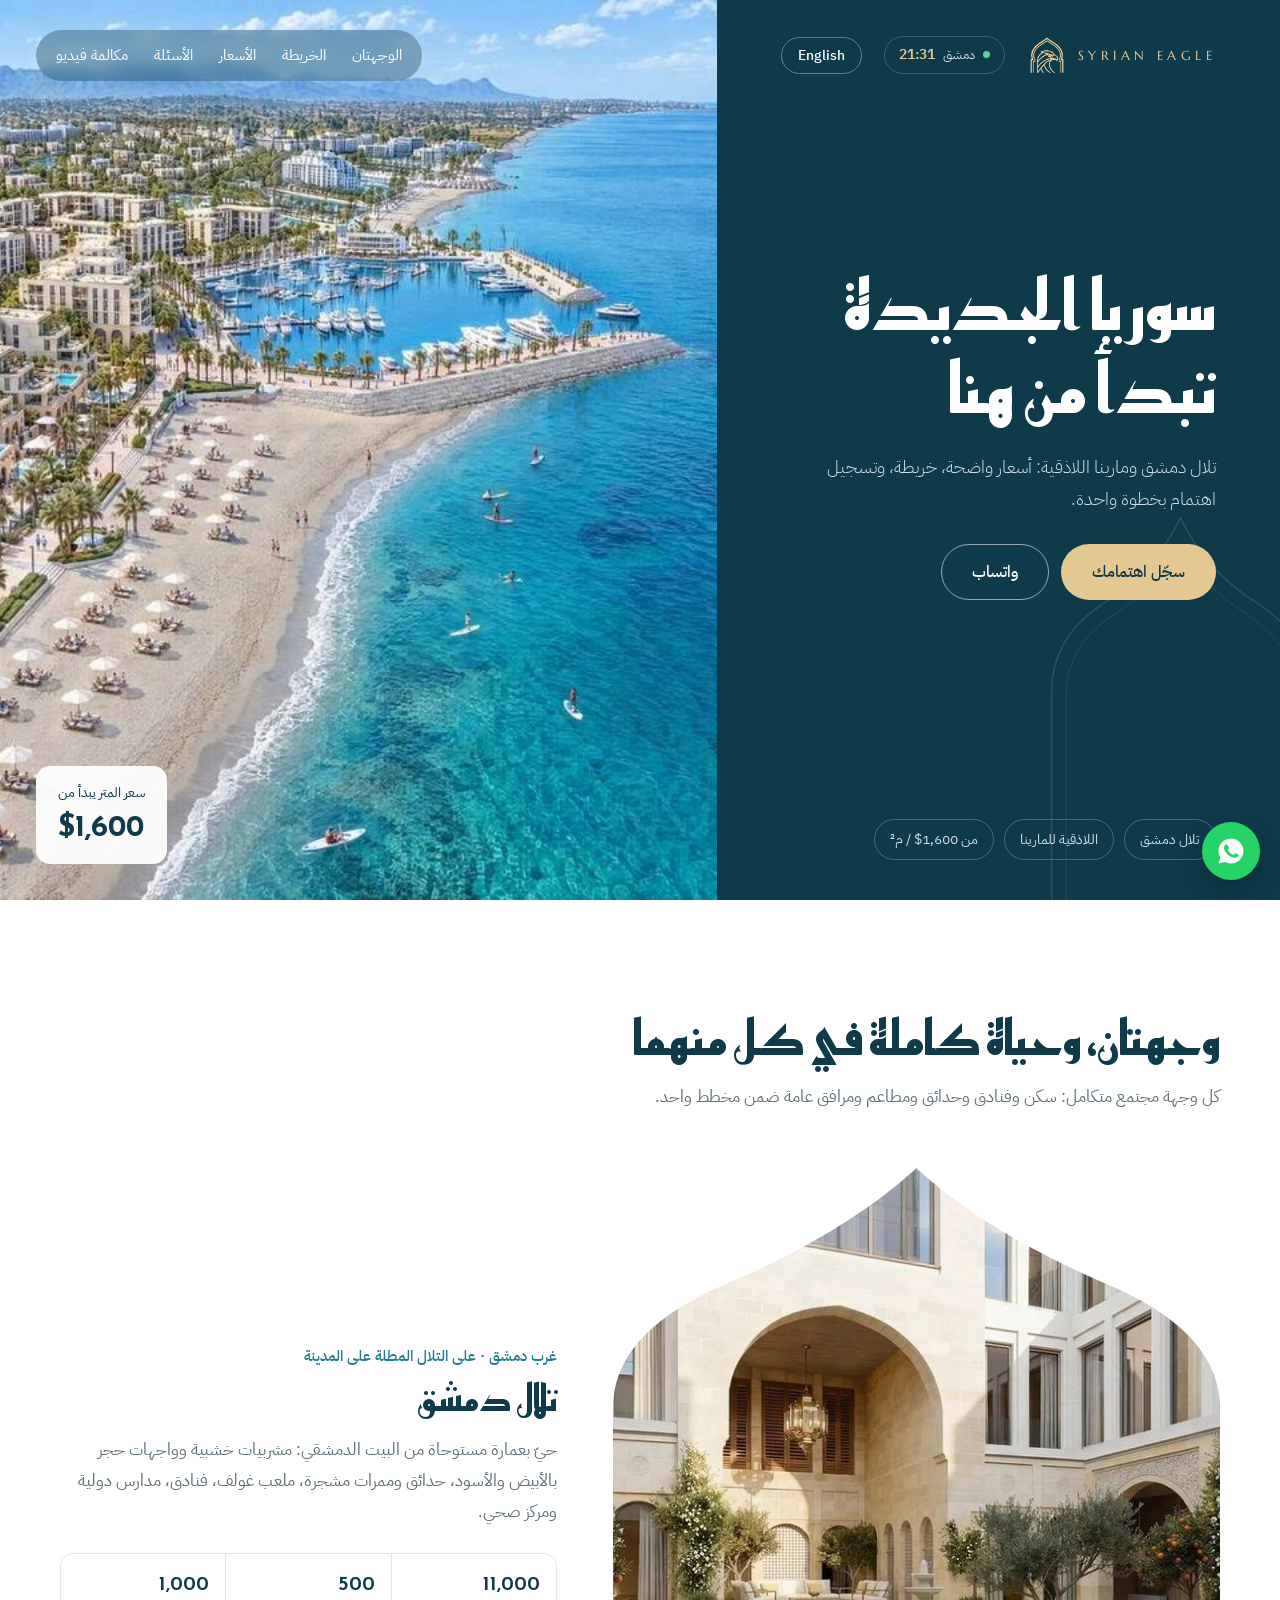
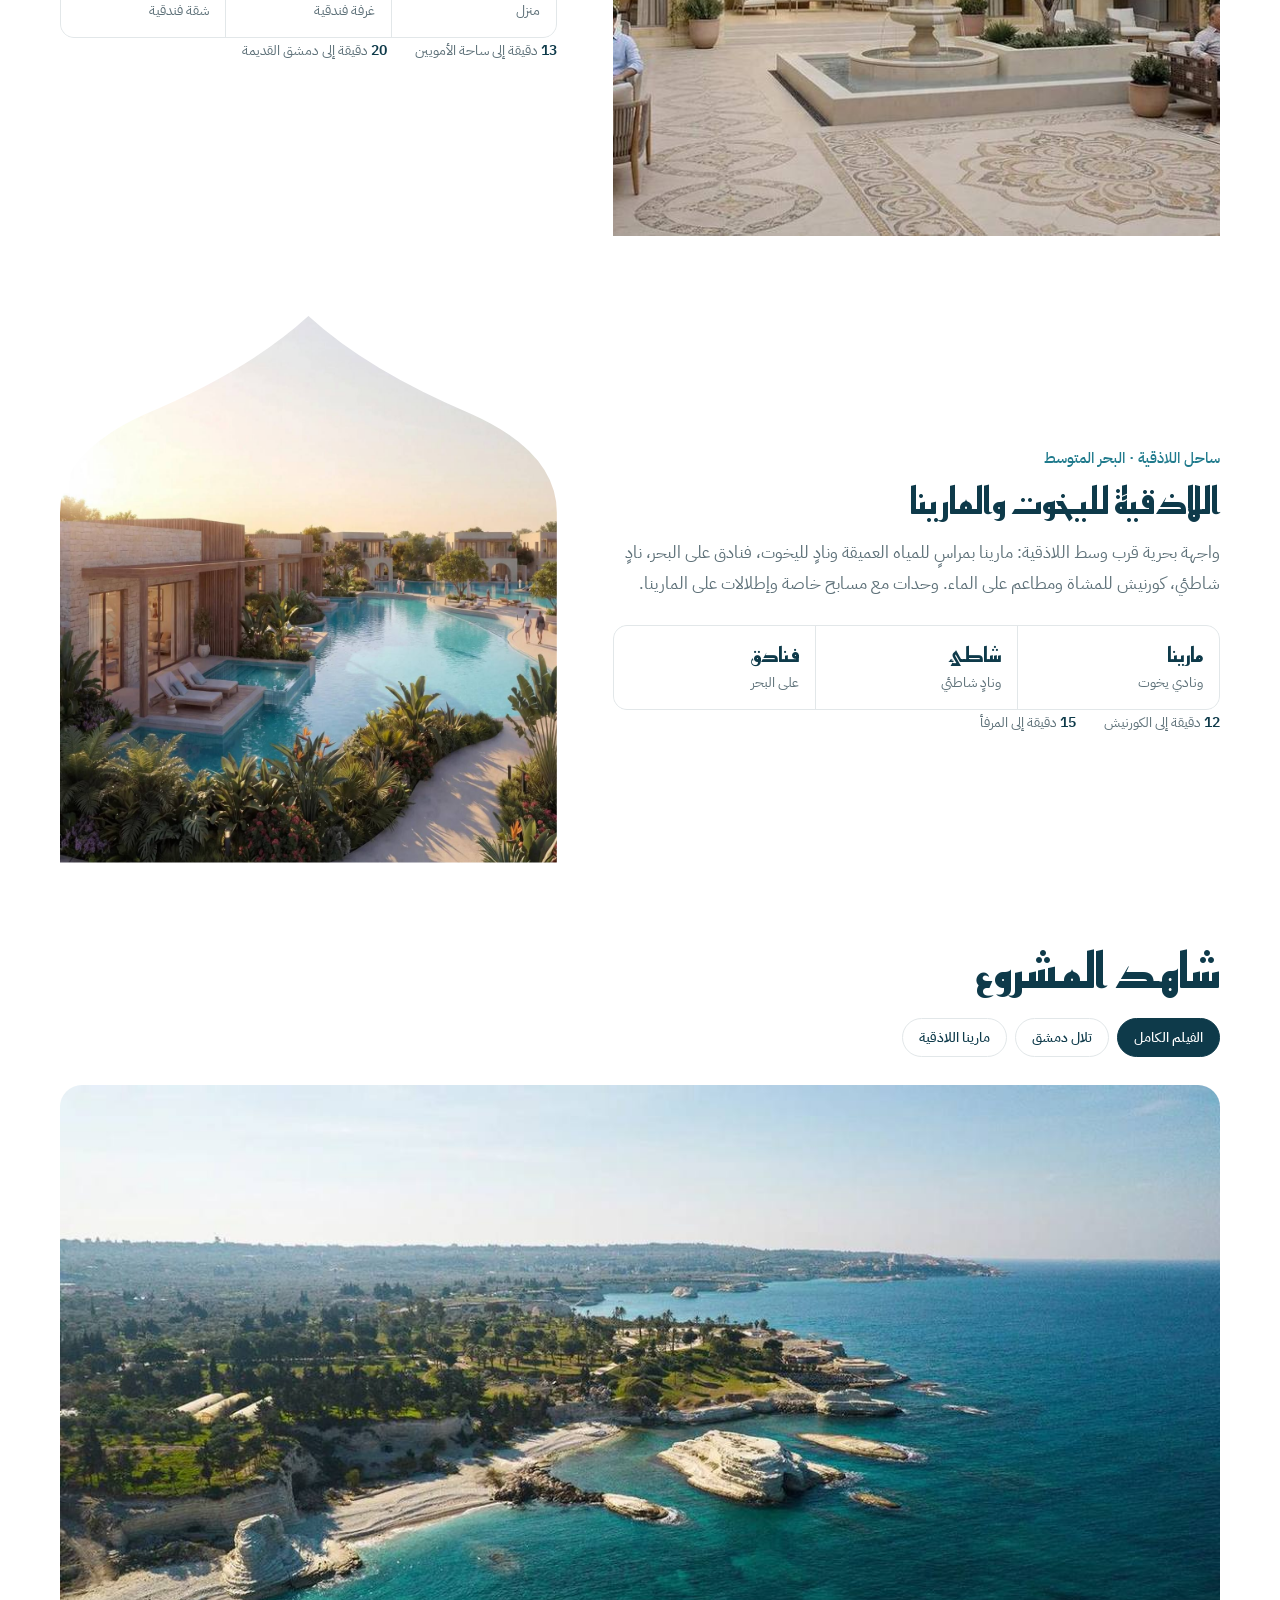
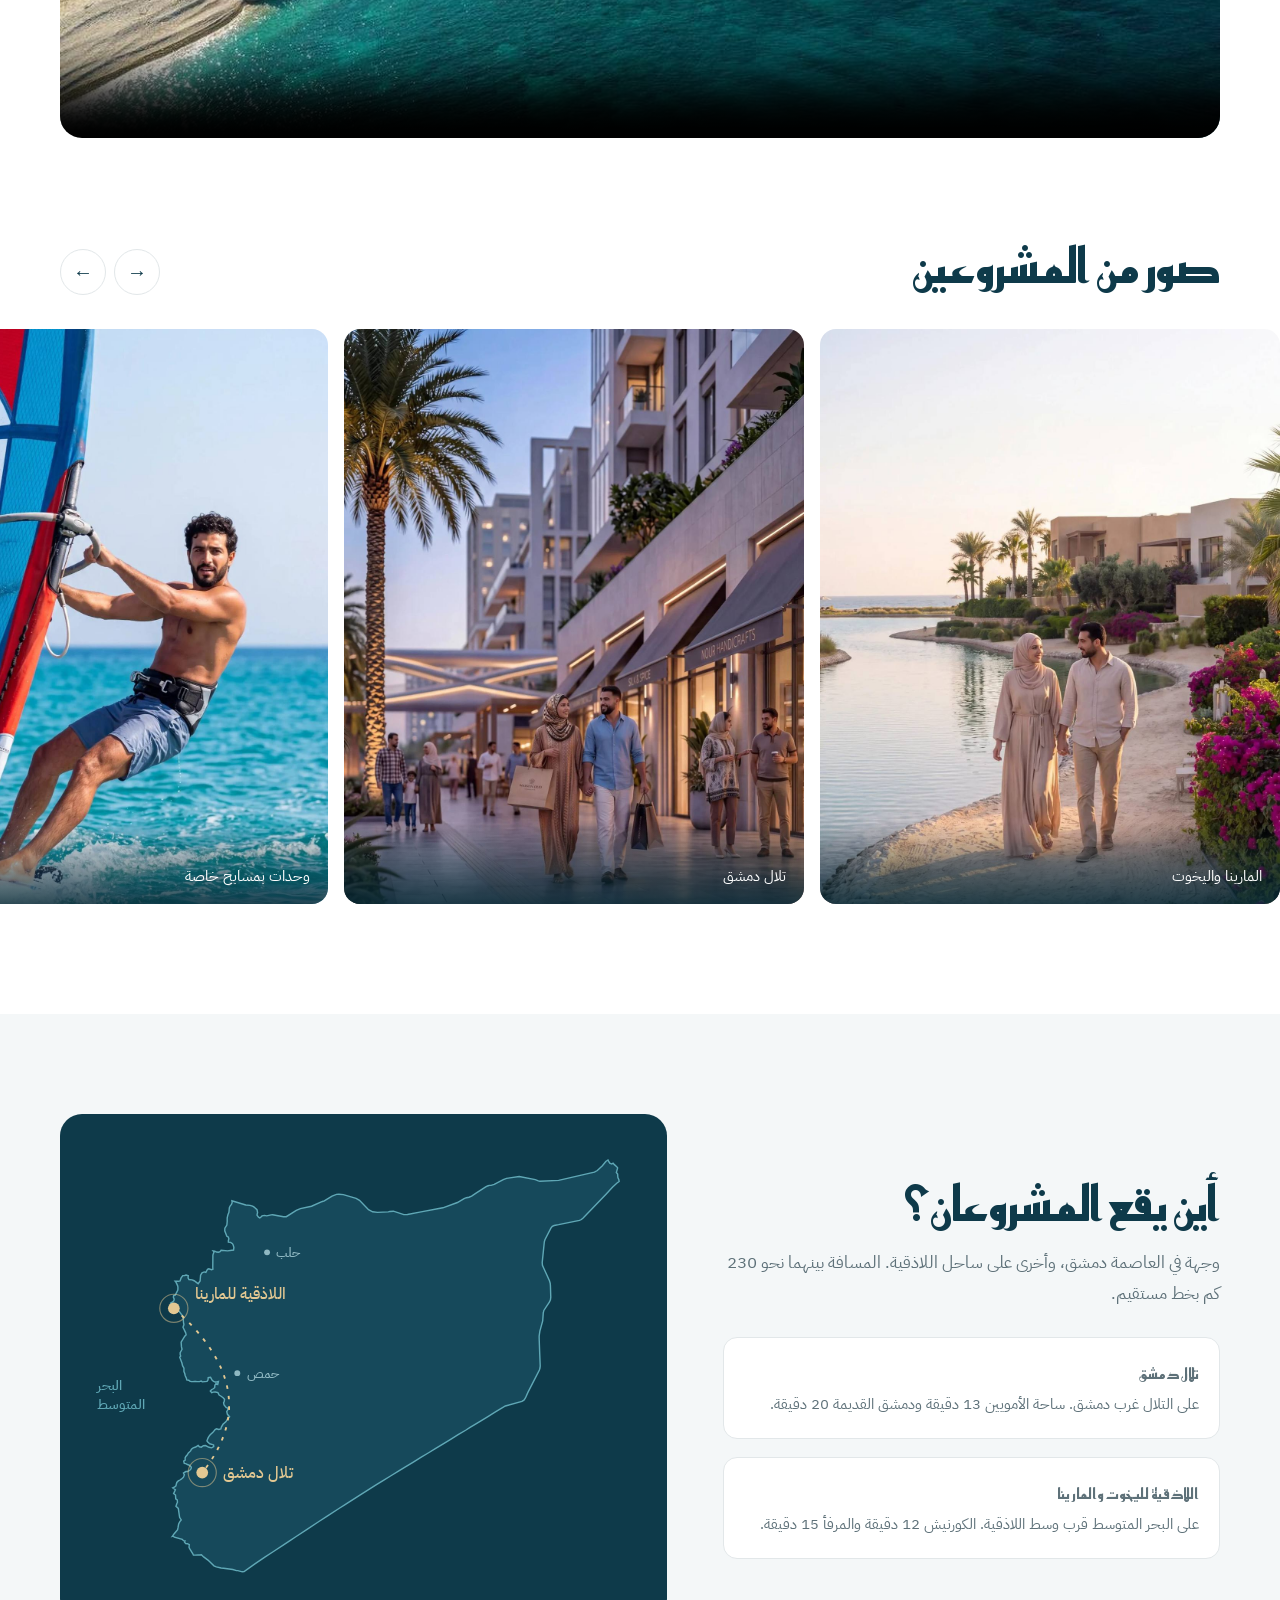
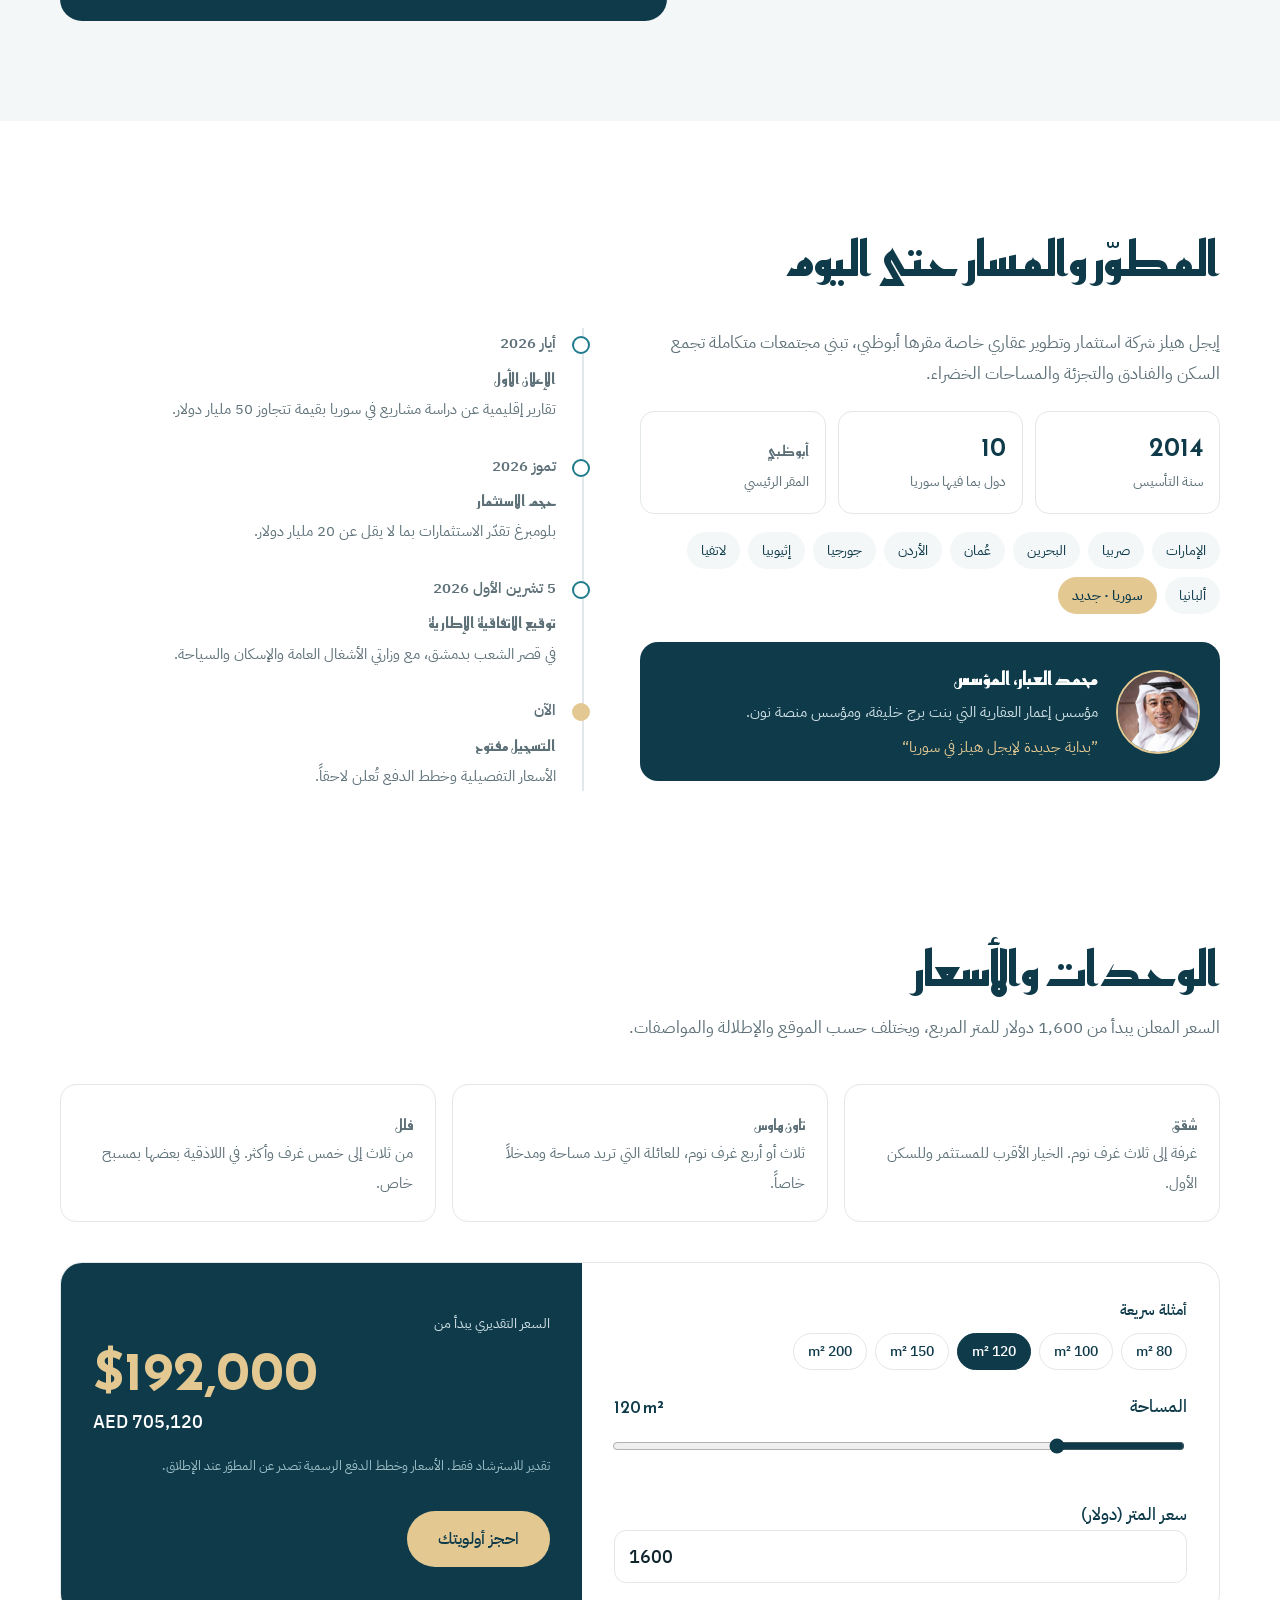
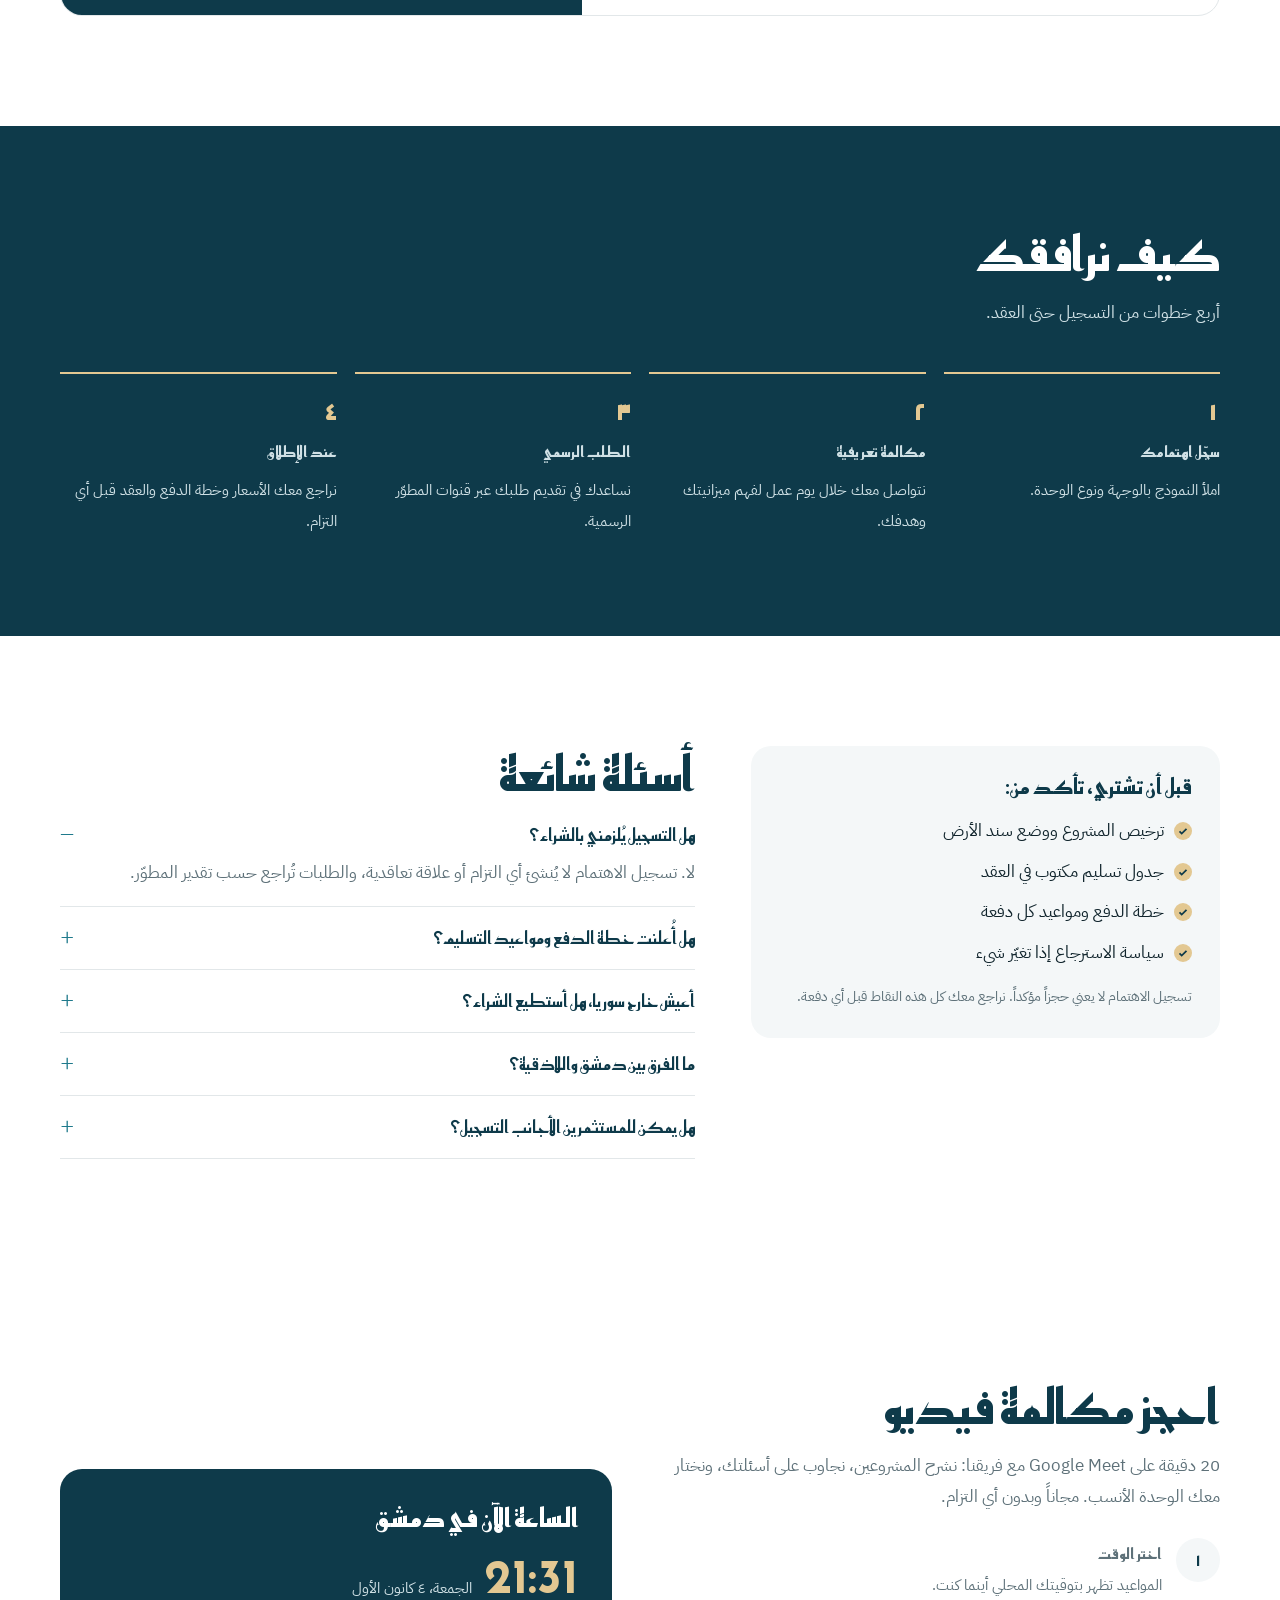
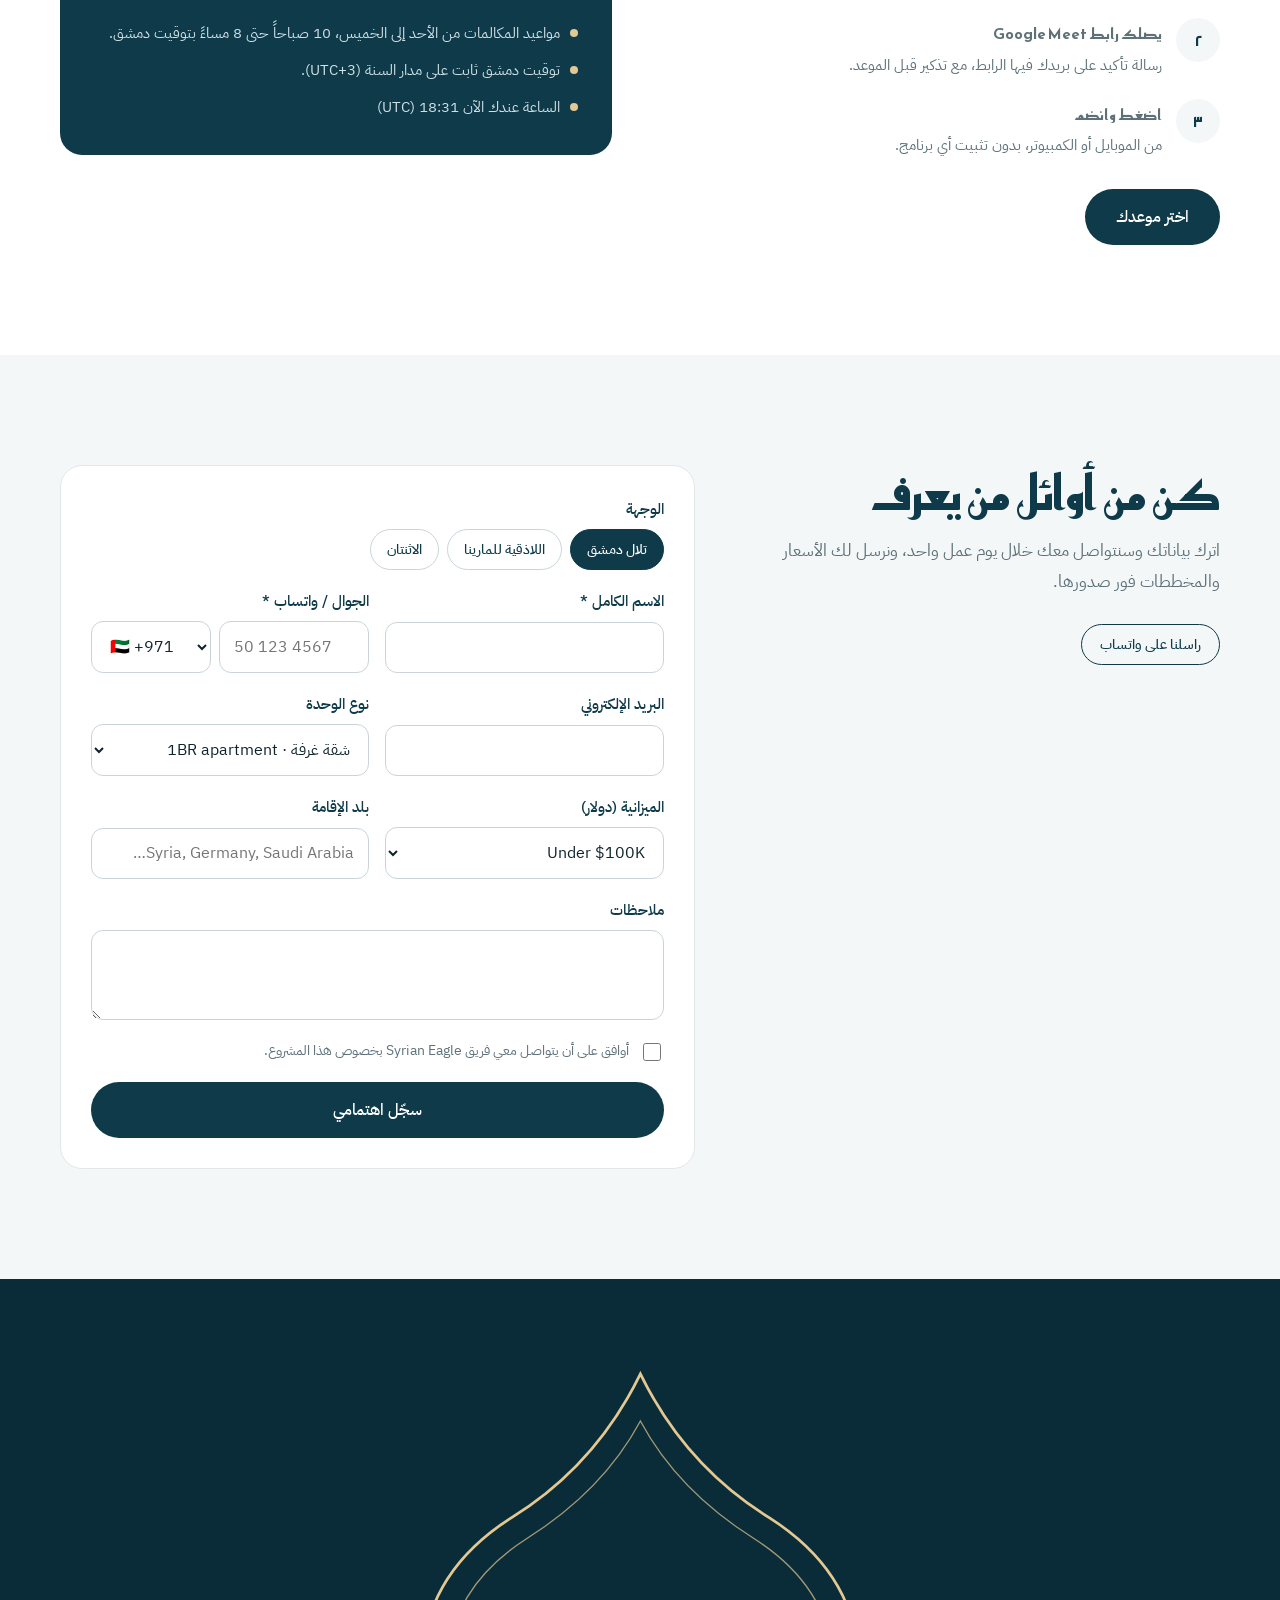
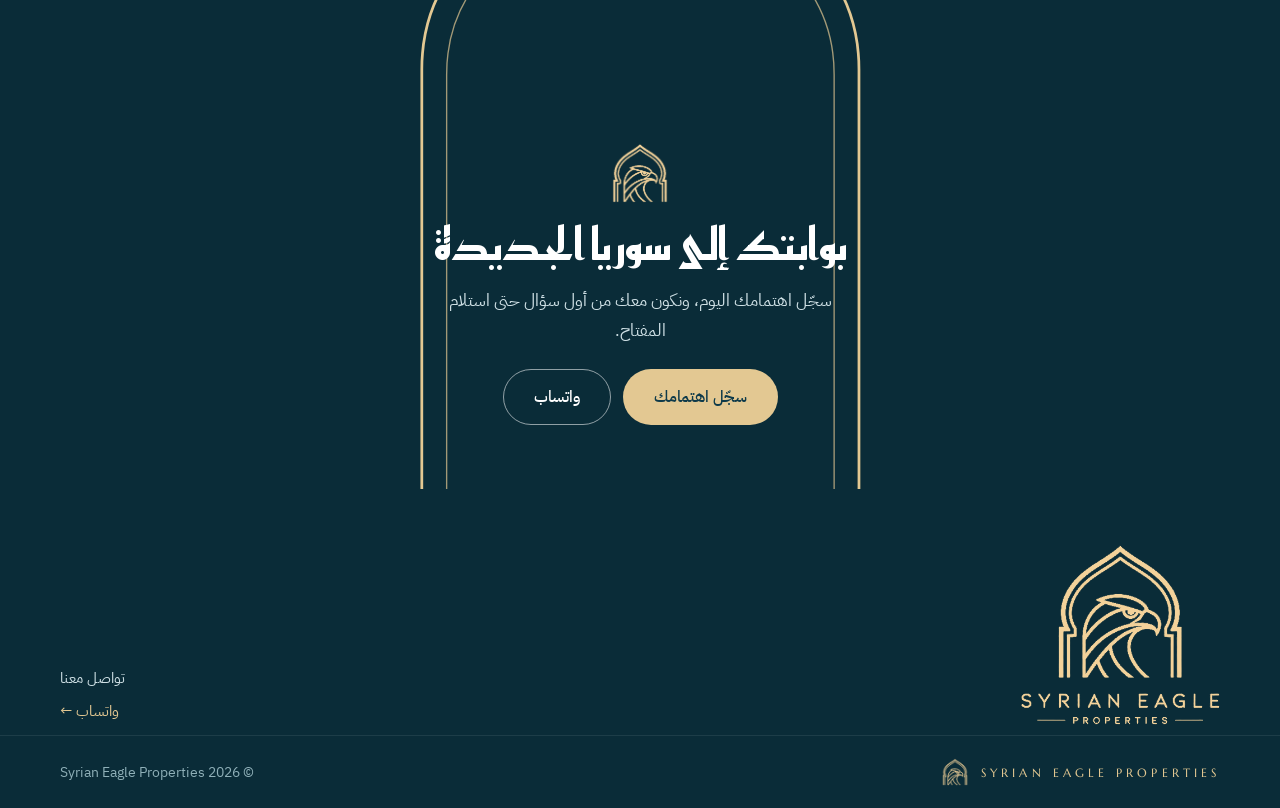
<file: syrian-eagle/index.html>
<!doctype html>
<html lang="ar" dir="rtl">
<head>
<meta charset="utf-8">
<meta name="viewport" content="width=device-width,initial-scale=1,viewport-fit=cover">
<title>Syrian Eagle Properties | تلال دمشق ومارينا اللاذقية</title>
<meta name="description" content="Syrian Eagle Properties: دليلك إلى مشروعي تلال دمشق واللاذقية لليخوت والمارينا. الأسعار، الوحدات، الخريطة، وتسجيل الاهتمام.">
<meta property="og:type" content="website">
<meta property="og:title" content="Syrian Eagle Properties · سوريا الجديدة تبدأ من هنا">
<meta property="og:description" content="تلال دمشق ومارينا اللاذقية: أسعار واضحة، خريطة، وتسجيل اهتمام بخطوة واحدة.">
<meta property="og:image" content="https://ahmadsaljamal.github.io/ahmad-website/syrian-eagle/media/hero-latakia.jpg">
<meta property="og:url" content="https://ahmadsaljamal.github.io/ahmad-website/syrian-eagle/">
<meta name="twitter:card" content="summary_large_image">
<link rel="canonical" href="https://ahmadsaljamal.github.io/ahmad-website/syrian-eagle/">
<link rel="icon" type="image/png" href="brand/icon-64.png">
<link rel="apple-touch-icon" href="brand/profile.png">
<meta name="theme-color" content="#0E3A4A">
<script type="application/ld+json">{"@context":"https://schema.org","@type":"RealEstateAgent","name":"Syrian Eagle Properties","url":"https://ahmadsaljamal.github.io/ahmad-website/syrian-eagle/","logo":"https://ahmadsaljamal.github.io/ahmad-website/syrian-eagle/brand/logo-full.jpg","areaServed":["Syria","Damascus","Latakia"],"knowsLanguage":["ar","en"]}</script>
<link rel="preconnect" href="https://fonts.googleapis.com">
<link rel="preconnect" href="https://fonts.gstatic.com" crossorigin>
<link rel="stylesheet" href="https://fonts.googleapis.com/css2?family=Reem+Kufi:wght@500;600;700&family=IBM+Plex+Sans+Arabic:wght@300;400;500;600&family=Marcellus&display=swap">
<!-- Meta Pixel: paste your Pixel ID between the quotes to switch it on -->
<script>window.META_PIXEL_ID='';(function(id){if(!id)return;!function(f,b,e,v,n,t,s){if(f.fbq)return;n=f.fbq=function(){n.callMethod?n.callMethod.apply(n,arguments):n.queue.push(arguments)};if(!f._fbq)f._fbq=n;n.push=n;n.loaded=!0;n.version='2.0';n.queue=[];t=b.createElement(e);t.async=!0;t.src=v;s=b.getElementsByTagName(e)[0];s.parentNode.insertBefore(t,s)}(window,document,'script','https://connect.facebook.net/en_US/fbevents.js');fbq('init',id);fbq('track','PageView');})(window.META_PIXEL_ID);</script>
<style>
/* Direction C · "Mediterranean modern": white page, deep petrol panels, sand-gold actions.
   Display: Reem Kufi (Arabic) / Marcellus (Latin brand); body: IBM Plex Sans Arabic. */
:root{
  --petrol:#0E3A4A; --petrol-2:#0A2C38; --sea:#1F7A8C; --sand:#E3C892; --sand-2:#F3E6C8;
  --ink:#10242C; --muted:#5E7179; --line:#E2E7E9; --paper:#FFFFFF; --mist:#F4F7F8;
  --kufi:'Reem Kufi','IBM Plex Sans Arabic',Tahoma,sans-serif; --body:'IBM Plex Sans Arabic',Tahoma,system-ui,sans-serif; --brand:'Marcellus',Georgia,serif;
  --gut:max(20px,env(safe-area-inset-left,0px));
}
*{box-sizing:border-box}
html{scroll-behavior:smooth;-webkit-text-size-adjust:100%}
body{margin:0;background:var(--paper);color:var(--ink);font-family:var(--body);font-size:17px;line-height:1.8;overflow-x:hidden}
img{max-width:100%;display:block}
a{color:inherit}
html[lang="ar"] [data-en],html[lang="en"] [data-ar]{display:none!important}
html[lang="en"] body{font-size:16px}
:focus-visible{outline:2px solid var(--sand);outline-offset:3px}
.wrap{max-width:1200px;margin-inline:auto;padding-inline:max(20px,env(safe-area-inset-left,0px)) max(20px,env(safe-area-inset-right,0px))}
h1,h2,h3{font-family:var(--kufi);margin:0;line-height:1.2;text-wrap:balance}
html[lang="en"] h1,html[lang="en"] h2,html[lang="en"] h3{font-family:var(--brand);font-weight:400;letter-spacing:.01em}
h2{font-size:clamp(2rem,4.2vw,3rem);color:var(--petrol)}
.lead{color:var(--muted);max-width:60ch;margin:14px 0 0}
section{scroll-margin-top:80px}
.btn{display:inline-flex;align-items:center;justify-content:center;gap:10px;font:500 16px var(--body);padding:15px 30px;border-radius:40px;text-decoration:none;border:1px solid transparent;cursor:pointer;transition:background .2s,color .2s}
.btn.sand{background:var(--sand);color:var(--petrol)}.btn.sand:hover{background:var(--sand-2)}
.btn.line{border-color:rgba(255,255,255,.55);color:#fff;background:transparent}.btn.line:hover{background:rgba(255,255,255,.08)}
.btn.dark{background:var(--petrol);color:#fff}.btn.dark:hover{background:var(--petrol-2)}
.btn.outline{border-color:var(--petrol);color:var(--petrol);background:transparent}

/* ===== Hero ===== */
.hero{display:grid;grid-template-columns:44% 56%;min-height:min(100vh,940px)}
.panel{background:var(--petrol);color:#fff;padding:36px clamp(28px,5vw,72px) 40px;display:flex;flex-direction:column;gap:20px}
.top{display:flex;align-items:center;justify-content:space-between;gap:12px}
.logo{display:flex;align-items:center;gap:12px;text-decoration:none;font:400 13px var(--brand);letter-spacing:.34em;color:var(--sand);direction:ltr}
.logo img{height:38px;width:auto}
.lang{font:500 14px var(--body);background:transparent;color:#fff;border:1px solid rgba(255,255,255,.35);border-radius:30px;padding:7px 16px;cursor:pointer}
.hero h1{font-size:clamp(2.6rem,5.4vw,4.8rem);font-weight:700;margin-top:auto}
.hero p{color:#CFE0E5;font-weight:300;font-size:1.12rem;max-width:40ch;margin:0}
.row{display:flex;flex-wrap:wrap;gap:12px;margin-top:8px}
.chips{display:flex;flex-wrap:wrap;gap:10px;margin-top:auto;padding-top:28px}
.chips a{border:1px solid rgba(255,255,255,.25);padding:7px 15px;border-radius:30px;font-size:14px;color:#CFE0E5;text-decoration:none}
.chips a:hover{border-color:var(--sand);color:var(--sand)}
.photo{position:relative;background:#0b2a35 url(media/hero-latakia.jpg) center/cover}
.nav{position:absolute;top:30px;inset-inline-end:36px;display:flex;gap:26px;list-style:none;margin:0;padding:10px 20px;border-radius:40px;background:rgba(14,58,74,.35);backdrop-filter:blur(8px)}
.nav a{color:#fff;text-decoration:none;font-size:15px}
.nav a:hover{color:var(--sand)}
.tag{position:absolute;bottom:36px;inset-inline-end:36px;background:rgba(255,255,255,.94);color:var(--petrol);padding:16px 22px;border-radius:14px;font-size:14px;line-height:1.5}
.tag b{display:block;font:700 30px var(--kufi);direction:ltr;text-align:start}

/* ===== Destinations ===== */
.dest{padding-block:110px 40px}
.dgrid{display:grid;gap:80px;margin-top:56px}
.d{display:grid;grid-template-columns:1.1fr .9fr;gap:56px;align-items:center}
.d:nth-child(2) .dimg{order:2}
.dimg{border-radius:18px;overflow:hidden;aspect-ratio:4/3;max-width:100%}
.dimg img{width:100%;height:100%;object-fit:cover}
.where{color:var(--sea);font-size:15px;font-weight:500}
.d h3{font-size:clamp(1.7rem,3vw,2.3rem);color:var(--petrol);margin:6px 0 14px}
.d p{color:var(--muted);margin:0}
.kv{display:grid;grid-template-columns:repeat(3,minmax(0,1fr));gap:1px;background:var(--line);border:1px solid var(--line);border-radius:14px;overflow:hidden;margin-top:26px}
.kv div{background:#fff;padding:14px 16px;font-size:14px;color:var(--muted)}
.kv b{display:block;font:600 1.25rem var(--kufi);color:var(--petrol)}
.near{margin-top:18px;font-size:14px;color:var(--muted)}
.near span{display:inline-block;margin-inline-end:14px}
.near b{color:var(--petrol);font-weight:600}

/* ===== Gallery strip ===== */
.gal{padding-block:70px 30px}
.gal-head{display:flex;justify-content:space-between;align-items:end;gap:20px;flex-wrap:wrap}
.arrows{display:flex;gap:8px}
.arrows button{width:46px;height:46px;border-radius:50%;border:1px solid var(--line);background:#fff;color:var(--petrol);font-size:20px;cursor:pointer}
.strip{display:flex;gap:16px;overflow-x:auto;scroll-snap-type:x mandatory;padding:28px var(--gut) 10px;margin-top:6px;scrollbar-width:none}
.strip::-webkit-scrollbar{display:none}
.strip figure{flex:0 0 min(78vw,460px);margin:0;scroll-snap-align:start;position:relative;border-radius:16px;overflow:hidden;aspect-ratio:4/5}
.strip figure img{width:100%;height:100%;object-fit:cover}
.strip figcaption{position:absolute;inset:auto 0 0;padding:40px 18px 14px;background:linear-gradient(transparent,rgba(10,44,56,.85));color:#fff;font-size:15px}

/* ===== Map ===== */
.mapsec{background:var(--mist);padding-block:100px;margin-top:70px}
.mgrid{display:grid;grid-template-columns:.9fr 1.1fr;gap:56px;align-items:center}
.mapbox{background:var(--petrol);border-radius:22px;padding:28px}
.mapbox svg{width:100%;height:auto;display:block}
.mapbox .country{fill:#16495B;stroke:#5FA7B5;stroke-width:1.2}
.mapbox .route{stroke:var(--sand);stroke-dasharray:3 6;fill:none;stroke-width:1.6}
.mapbox text{font:500 13px var(--body);fill:#CFE0E5}
.mapbox .pin{fill:var(--sand)}
.mapbox .ring{fill:none;stroke:var(--sand);opacity:.5}
.mapbox .city{fill:#8FB8C2;font-size:11px}
.mlist{display:grid;gap:18px;margin-top:28px}
.mlist div{padding:18px 20px;border-radius:14px;background:#fff;border:1px solid var(--line)}
.mlist b{display:block;color:var(--petrol);font-family:var(--kufi);font-size:1.15rem}
.mlist span{color:var(--muted);font-size:15px}

/* ===== Homes + price ===== */
.price{padding-block:110px}
.types{display:grid;grid-template-columns:repeat(3,minmax(0,1fr));gap:16px;margin-top:40px}
.types div{border:1px solid var(--line);border-radius:16px;padding:22px}
.types b{display:block;font:600 1.3rem var(--kufi);color:var(--petrol)}
.types span{color:var(--muted);font-size:15px}
.calc{margin-top:40px;display:grid;grid-template-columns:1.1fr .9fr;border-radius:22px;overflow:hidden;border:1px solid var(--line)}
.calc .in{padding:32px;display:grid;gap:22px}
.calc label{font-weight:500;color:var(--petrol);display:flex;justify-content:space-between;gap:10px}
.calc label output{font-family:var(--kufi);direction:ltr}
.calc input[type=range]{width:100%;accent-color:var(--petrol)}
.calc input[type=number]{width:100%;font:500 18px var(--body);padding:12px 14px;border:1px solid var(--line);border-radius:12px;direction:ltr;text-align:start}
.pchips{display:flex;flex-wrap:wrap;gap:8px}
.pchips button{border:1px solid var(--line);background:#fff;border-radius:30px;padding:7px 14px;font:500 14px var(--body);color:var(--petrol);cursor:pointer}
.pchips button.on,.pchips button:hover{background:var(--petrol);color:#fff;border-color:var(--petrol)}
.calc .out{background:var(--petrol);color:#fff;padding:32px;display:flex;flex-direction:column;justify-content:center;gap:6px}
.calc .out small{color:#CFE0E5;font-size:14px}
.calc .usd{font:700 clamp(2.4rem,5vw,3.4rem) var(--kufi);color:var(--sand);direction:ltr;text-align:start;line-height:1.1}
.calc .aed{font:500 1.15rem var(--body);direction:ltr;text-align:start;color:#fff}
.calc .note{font-size:13px;color:#9FC0C8;margin-top:12px}

/* ===== Steps / checklist / FAQ ===== */
.how{background:var(--petrol);color:#fff;padding-block:100px}
.how h2{color:#fff}
.how .lead{color:#CFE0E5}
.steps{list-style:none;padding:0;margin:44px 0 0;display:grid;grid-template-columns:repeat(4,minmax(0,1fr));gap:18px;counter-reset:s}
.steps li{counter-increment:s;border-top:2px solid var(--sand);padding-top:18px}
.steps li::before{content:counter(s,arabic-indic);font:700 1.6rem var(--kufi);color:var(--sand);display:block}
html[lang="en"] .steps li::before{content:counter(s)}
.steps b{display:block;font-family:var(--kufi);font-size:1.2rem;margin:4px 0 6px}
.steps span{color:#CFE0E5;font-size:15px}
.faq{padding-block:110px}
.fgrid{display:grid;grid-template-columns:.85fr 1.15fr;gap:56px;align-items:start}
.check{background:var(--mist);border-radius:20px;padding:28px}
.check h3{color:var(--petrol);font-size:1.35rem}
.check ul{list-style:none;padding:0;margin:16px 0 0;display:grid;gap:10px}
.check li{display:flex;gap:10px;color:var(--ink)}
.check li::before{content:"";flex:none;width:18px;height:18px;margin-top:6px;border-radius:50%;background:var(--sand) url("data:image/svg+xml,%3Csvg xmlns='http://www.w3.org/2000/svg' viewBox='0 0 16 16'%3E%3Cpath d='M4 8.5l2.5 2.5L12 5.5' fill='none' stroke='%230E3A4A' stroke-width='2'/%3E%3C/svg%3E") center/14px no-repeat}
.check p{font-size:14px;color:var(--muted);margin:16px 0 0}
details{border-bottom:1px solid var(--line);padding-block:18px}
summary{cursor:pointer;font:600 1.1rem var(--kufi);color:var(--petrol);list-style:none;display:flex;justify-content:space-between;gap:16px}
summary::-webkit-details-marker{display:none}
summary::after{content:"+";font-family:var(--body);font-weight:300;font-size:1.5rem;line-height:1;color:var(--sea)}
details[open] summary::after{content:"–"}
details p{color:var(--muted);margin:10px 0 0}

/* ===== Register ===== */
.reg{background:var(--mist);padding-block:110px}
.rgrid{display:grid;grid-template-columns:.85fr 1.15fr;gap:56px;align-items:start}
.contact{margin-top:26px;display:flex;align-items:center;gap:12px;flex-wrap:wrap}
.num{font:600 1.5rem var(--kufi);direction:ltr;color:var(--petrol);user-select:all}
form{background:#fff;border-radius:22px;padding:30px;border:1px solid var(--line);display:grid;gap:18px;position:relative}
.f2{display:grid;grid-template-columns:repeat(2,minmax(0,1fr));gap:16px}
.field{display:grid;gap:6px;min-width:0}
.field label,.flabel{font-weight:500;color:var(--petrol);font-size:15px}
input,select,textarea{font:400 16px var(--body);color:var(--ink);background:#fff;border:1px solid #CAD5D9;border-radius:12px;padding:12px 14px;width:100%;min-width:0}
textarea{min-height:90px;resize:vertical}
input:focus,select:focus,textarea:focus{outline:2px solid var(--sea);outline-offset:0;border-color:var(--sea)}
.phone{display:grid;grid-template-columns:120px 1fr;gap:8px;direction:ltr}
.seg{display:flex;flex-wrap:wrap;gap:8px}
.seg button{border:1px solid #CAD5D9;background:#fff;border-radius:30px;padding:9px 16px;font:500 14px var(--body);color:var(--petrol);cursor:pointer}
.seg button.on{background:var(--petrol);color:#fff;border-color:var(--petrol)}
.err-msg{display:none;color:#B3261E;font-size:13px}
.err input,.err select{border-color:#B3261E}
.err .err-msg{display:block}
.consent{display:flex;gap:10px;align-items:flex-start;font-size:14px;color:var(--muted)}
.consent input{width:18px;height:18px;margin-top:5px;flex:none}
.consent.err{color:#B3261E}
.hp{position:absolute;width:1px;height:1px;overflow:hidden;clip-path:inset(50%);opacity:0;pointer-events:none}
.done{display:none;text-align:center;padding:30px 10px}
.done .ok{width:64px;height:64px;border-radius:50%;background:var(--sand);color:var(--petrol);display:grid;place-items:center;font-size:30px;margin:0 auto 14px}
.done h3{color:var(--petrol)}
form.sent > *:not(.done){display:none}
form.sent .done{display:block}

/* ===== Gateway finale ===== */
.gateway{position:relative;overflow:hidden;background:var(--petrol-2);min-height:clamp(600px,90vh,820px);display:grid;place-items:end center;padding-block:0 64px}
.gateway canvas{position:absolute;inset:0;width:100%;height:100%;display:block}
.gw-frame{position:absolute;inset:auto 0 0 0;height:min(92%,760px);display:flex;justify-content:center;pointer-events:none}
.gw-frame svg{height:100%;width:auto;max-width:94vw;overflow:visible}
.gw-frame path{fill:none;stroke:var(--sand);stroke-dasharray:1;stroke-dashoffset:1;transition:stroke-dashoffset 2.6s cubic-bezier(.65,0,.35,1)}
.gw-out{stroke-width:2.2}.gw-in{stroke-width:1.1;opacity:.7;transition-delay:.35s!important}
.gateway.in .gw-frame path{stroke-dashoffset:0}
.gw-content{position:relative;z-index:2;display:grid;justify-items:center;text-align:center;gap:14px;max-width:min(420px,76vw)}
.gw-mark{width:62px;opacity:0;transform:translateY(10px);transition:opacity 1s 1.6s,transform 1s 1.6s}
.gateway.in .gw-mark{opacity:1;transform:none}
.gw-content h2{color:#fff;font-size:clamp(1.9rem,4.4vw,2.8rem)}
.gw-content p{color:#CFE0E5;margin:0}
footer{background:var(--petrol-2);color:#8FB0B8;font-size:14px;padding:22px 0 calc(22px + env(safe-area-inset-bottom,0px));border-top:1px solid rgba(255,255,255,.08)}
footer .wrap{display:flex;justify-content:space-between;align-items:center;gap:12px;flex-wrap:wrap}
footer .logo{font-size:12px}
footer .logo img{height:28px}
.wa-fab{position:fixed;bottom:calc(20px + env(safe-area-inset-bottom,0px));inset-inline-start:calc(20px + env(safe-area-inset-left,0px));width:58px;height:58px;border-radius:50%;background:#25D366;display:grid;place-items:center;box-shadow:0 10px 30px -8px rgba(0,0,0,.4);z-index:50}
.wa-fab svg{width:30px;height:30px;fill:#fff}


/* ===== Film ===== */
.film{padding-block:40px 30px}
.film-box{position:relative;border-radius:22px;overflow:hidden;background:#0A2C38;aspect-ratio:16/9;margin-top:28px;max-width:100%}
.film-box video{width:100%;height:100%;object-fit:cover;display:block;background:#0A2C38}
.ftabs{display:flex;flex-wrap:wrap;gap:8px;margin-top:18px}
.ftabs button{border:1px solid var(--line);background:#fff;border-radius:30px;padding:8px 16px;font:500 14px var(--body);color:var(--petrol);cursor:pointer}
.ftabs button.on{background:var(--petrol);color:#fff;border-color:var(--petrol)}
/* ===== Developer + timeline ===== */
.dev{padding-block:110px 40px}
.devgrid{display:grid;grid-template-columns:1.05fr .95fr;gap:56px;align-items:start;margin-top:40px}
.dfacts{display:grid;grid-template-columns:repeat(3,minmax(0,1fr));gap:12px}
.dfacts div{border:1px solid var(--line);border-radius:14px;padding:16px}
.dfacts b{display:block;font:600 1.6rem var(--kufi);color:var(--petrol)}
.dfacts span{font-size:14px;color:var(--muted)}
.countries{display:flex;flex-wrap:wrap;gap:8px;margin-top:18px}
.countries span{background:var(--mist);border-radius:30px;padding:6px 14px;font-size:14px;color:var(--petrol)}
.countries span.new{background:var(--sand);font-weight:500}
.founder{display:flex;gap:18px;align-items:center;margin-top:28px;padding:20px;border-radius:18px;background:var(--petrol);color:#fff}
.founder img{width:84px;height:84px;border-radius:50%;object-fit:cover;flex:none;border:2px solid var(--sand)}
.founder b{display:block;font-family:var(--kufi);font-size:1.15rem}
.founder p{margin:4px 0 0;color:#CFE0E5;font-size:15px}
.founder q{display:block;margin-top:8px;color:var(--sand);font-size:15px}
.tl{list-style:none;padding:0;margin:0;border-inline-start:2px solid var(--line);display:grid;gap:26px}
.tl li{position:relative;padding-inline-start:26px}
.tl li::before{content:"";position:absolute;inset-inline-start:-8px;top:8px;width:14px;height:14px;border-radius:50%;background:#fff;border:2px solid var(--sea)}
.tl li.now::before{background:var(--sand);border-color:var(--sand)}
.tl time{font:600 14px var(--body);color:var(--sea)}
.tl b{display:block;font-family:var(--kufi);color:var(--petrol);font-size:1.15rem;margin-top:2px}
.tl span{color:var(--muted);font-size:15px}
@media (max-width:980px){.devgrid{grid-template-columns:1fr}}
@media (max-width:560px){.dfacts{grid-template-columns:1fr 1fr}.dev{padding-block:72px 20px}}


/* ===== Brand polish: the Damascus arch as the recurring motif ===== */
.dimg{border-radius:0;aspect-ratio:4/4.4;clip-path:url(#archClip);transition:transform .6s}
.dimg img{transition:transform 1.2s cubic-bezier(.2,.7,.2,1)}
.d:hover .dimg img{transform:scale(1.04)}
.panel{position:relative;overflow:hidden}
.panel::after{content:"";position:absolute;inset-inline-start:-60px;bottom:-40px;width:320px;height:440px;background:url("data:image/svg+xml,%3Csvg xmlns='http://www.w3.org/2000/svg' viewBox='0 0 400 600'%3E%3Cpath d='M24 600V262Q24 186 96 140Q164 98 200 24Q236 98 304 140Q376 186 376 262V600' fill='none' stroke='%23E3C892' stroke-width='2'/%3E%3Cpath d='M44 600V266Q44 198 108 157Q170 118 200 62Q230 118 292 157Q356 198 356 266V600' fill='none' stroke='%23E3C892' stroke-width='1'/%3E%3C/svg%3E") bottom/contain no-repeat;opacity:.16;pointer-events:none}
.panel > *{position:relative;z-index:1}
.strip figure img{transition:transform 1s cubic-bezier(.2,.7,.2,1)}
.strip figure:hover img{transform:scale(1.05)}
.founder img{border-radius:50%}
h2{position:relative}
.foot-big{background:var(--petrol-2);color:#CFE0E5;padding-block:56px 10px}
.foot-big .wrap{display:grid;grid-template-columns:1fr auto;gap:30px;align-items:end}
.foot-big img{width:200px;height:auto}
.foot-big .fc{display:grid;gap:6px;text-align:end;font-size:15px}
.foot-big .fc b{font:600 1.4rem var(--kufi);color:#fff;direction:ltr}
.foot-big .fc a{color:var(--sand);text-decoration:none}
@media (max-width:560px){.foot-big .wrap{grid-template-columns:1fr;justify-items:center}.foot-big .fc{text-align:center}}
@media (prefers-reduced-motion:reduce){.dimg img,.strip figure img{transition:none}}


/* ===== Damascus clock + video call booking ===== */
.clock{display:inline-flex;align-items:center;gap:8px;font-size:13px;color:#CFE0E5;border:1px solid rgba(255,255,255,.2);border-radius:30px;padding:6px 14px}
.clock b{font:600 14px var(--body);color:var(--sand);direction:ltr;font-variant-numeric:tabular-nums}
.clock i{width:7px;height:7px;border-radius:50%;background:#5BD28F;display:inline-block}
.book{padding-block:110px}
.bgrid{display:grid;grid-template-columns:1fr 1fr;gap:56px;align-items:center}
.bcard{background:var(--petrol);color:#fff;border-radius:22px;padding:34px;display:grid;gap:18px;position:relative;overflow:hidden}
.bcard h3{color:#fff;font-size:1.6rem}
.bcard .now{display:flex;align-items:baseline;gap:12px;flex-wrap:wrap}
.bcard .now b{font:700 3rem var(--kufi);color:var(--sand);direction:ltr;font-variant-numeric:tabular-nums;line-height:1}
.bcard .now span{color:#CFE0E5;font-size:15px}
.bcard ul{list-style:none;padding:0;margin:0;display:grid;gap:10px;color:#CFE0E5;font-size:15px}
.bcard li{display:flex;gap:10px}.bcard li::before{content:"";flex:none;width:8px;height:8px;border-radius:50%;background:var(--sand);margin-top:9px}
.bsteps{list-style:none;padding:0;margin:26px 0 0;display:grid;gap:18px;counter-reset:b}
.bsteps li{counter-increment:b;display:grid;grid-template-columns:44px 1fr;gap:14px;align-items:start}
.bsteps li::before{content:counter(b,arabic-indic);width:44px;height:44px;border-radius:50%;background:var(--mist);color:var(--petrol);display:grid;place-items:center;font:700 1.1rem var(--kufi)}
html[lang="en"] .bsteps li::before{content:counter(b)}
.bsteps b{display:block;color:var(--petrol);font-family:var(--kufi);font-size:1.1rem}
.bsteps span{color:var(--muted);font-size:15px}
.bframe{margin-top:28px;border-radius:22px;overflow:hidden;border:1px solid var(--line);background:#fff}
.bframe iframe{width:100%;height:640px;border:0;display:block}
@media (max-width:980px){.bgrid{grid-template-columns:1fr}}
@media (max-width:560px){.book{padding-block:72px}.bcard{padding:24px}.bcard .now b{font-size:2.4rem}}

/* ===== Responsive ===== */
@media (max-width:980px){
  .hero{grid-template-columns:1fr;min-height:0}
  .photo{order:-1;min-height:62vh}
  .nav{display:none}
  .panel{padding-top:28px}
  .hero h1{margin-top:12px}
  .d,.mgrid,.fgrid,.rgrid,.calc{grid-template-columns:1fr}
  .d:nth-child(2) .dimg{order:0}
  .types{grid-template-columns:1fr}
  .steps{grid-template-columns:repeat(2,minmax(0,1fr))}
  .mgrid .mapbox{order:-1}
}
@media (max-width:560px){
  body{font-size:16px}
  .dest,.price,.faq,.reg{padding-block:72px}
  .mapsec,.how{padding-block:72px}
  .kv{grid-template-columns:repeat(2,minmax(0,1fr))}
  .f2{grid-template-columns:1fr}
  .steps{grid-template-columns:1fr}
  .photo{min-height:52vh}
  .tag{inset-inline-end:16px;bottom:16px;padding:12px 16px}.tag b{font-size:24px}
  form,.calc .in,.calc .out{padding:22px}
  .gateway{min-height:620px;padding-block:0 44px}
}
.logo{white-space:nowrap}
@media (max-width:560px){.logo{font-size:11px;letter-spacing:.2em;gap:8px}.logo img{height:32px}.clock{padding:5px 10px;gap:6px}.clock > span{display:none}.top{gap:8px}.lang{padding:6px 12px}}
@media (prefers-reduced-motion:reduce){html{scroll-behavior:auto}.gw-frame path{transition:none;stroke-dashoffset:0}.gw-mark{opacity:1;transform:none;transition:none}}
</style>
</head>
<body>

<svg width="0" height="0" style="position:absolute" aria-hidden="true"><clipPath id="archClip" clipPathUnits="objectBoundingBox"><path d="M0,1V.36Q0,.25 .17,.18Q.38,.1 .5,0Q.62,.1 .83,.18Q1,.25 1,.36V1Z"/></clipPath></svg>
<header class="hero" id="top">
  <div class="panel">
    <div class="top">
      <a class="logo" href="#top" aria-label="Syrian Eagle Properties"><img src="brand/mark-gold.png" alt="">SYRIAN EAGLE</a>
      <span class="clock" title="Damascus time"><i></i><span data-ar>دمشق</span><span data-en>Damascus</span> <b class="dt">--:--</b></span>
      <button class="lang" type="button" id="langBtn"><span data-ar>English</span><span data-en>العربية</span></button>
    </div>
    <h1><span data-ar>سوريا الجديدة<br>تبدأ من هنا</span><span data-en>The new Syria<br>starts here</span></h1>
    <p><span data-ar>تلال دمشق ومارينا اللاذقية: أسعار واضحة، خريطة، وتسجيل اهتمام بخطوة واحدة.</span><span data-en>Damascus Heights and Latakia Yachts &amp; Marina: clear prices, a map, and one-step interest registration.</span></p>
    <div class="row">
      <a class="btn sand" href="#register"><span data-ar>سجّل اهتمامك</span><span data-en>Register your interest</span></a>
      <a class="btn line" href="https://wa.me/971555550035" target="_blank" rel="noopener"><span data-ar>واتساب</span><span data-en>WhatsApp</span></a>
    </div>
    <nav class="chips" aria-label="Quick links">
      <a href="#damascus"><span data-ar>تلال دمشق</span><span data-en>Damascus Heights</span></a>
      <a href="#latakia"><span data-ar>اللاذقية للمارينا</span><span data-en>Latakia Marina</span></a>
      <a href="#price"><span data-ar>من 1,600$ / م²</span><span data-en>From $1,600 / m²</span></a>
    </nav>
  </div>
  <div class="photo" role="img" aria-label="Latakia Yachts &amp; Marina, aerial render">
    <ul class="nav">
      <li><a href="#destinations"><span data-ar>الوجهتان</span><span data-en>Destinations</span></a></li>
      <li><a href="#map"><span data-ar>الخريطة</span><span data-en>Map</span></a></li>
      <li><a href="#price"><span data-ar>الأسعار</span><span data-en>Prices</span></a></li>
      <li><a href="#faq"><span data-ar>الأسئلة</span><span data-en>FAQ</span></a></li>
      <li><a href="#book"><span data-ar>مكالمة فيديو</span><span data-en>Video call</span></a></li>
    </ul>
    <div class="tag"><span data-ar>سعر المتر يبدأ من</span><span data-en>Price per m² from</span><b>$1,600</b></div>
  </div>
</header>

<main>
<section class="dest wrap" id="destinations">
  <h2><span data-ar>وجهتان، وحياة كاملة في كل منهما</span><span data-en>Two destinations, a complete life in each</span></h2>
  <p class="lead"><span data-ar>كل وجهة مجتمع متكامل: سكن وفنادق وحدائق ومطاعم ومرافق عامة ضمن مخطط واحد.</span><span data-en>Each is a complete community: homes, hotels, parks, dining and services in one master plan.</span></p>
  <div class="dgrid">
    <article class="d" id="damascus">
      <div class="dimg"><img src="media/dam-1.jpg" alt="Damascus Heights courtyard render" loading="lazy"></div>
      <div>
        <span class="where"><span data-ar>غرب دمشق · على التلال المطلة على المدينة</span><span data-en>West Damascus · on the hills above the city</span></span>
        <h3><span data-ar>تلال دمشق</span><span data-en>Damascus Heights</span></h3>
        <p><span data-ar>حيّ بعمارة مستوحاة من البيت الدمشقي: مشربيات خشبية وواجهات حجر بالأبيض والأسود، حدائق وممرات مشجرة، ملعب غولف، فنادق، مدارس دولية ومركز صحي.</span><span data-en>A neighbourhood inspired by the Damascene house: wooden mashrabiya, black-and-white stone, tree-lined walks, golf, hotels, international schools and a health centre.</span></p>
        <div class="kv">
          <div><b>11,000</b><span data-ar>منزل</span><span data-en>homes</span></div>
          <div><b>500</b><span data-ar>غرفة فندقية</span><span data-en>hotel rooms</span></div>
          <div><b>1,000</b><span data-ar>شقة فندقية</span><span data-en>serviced apartments</span></div>
        </div>
        <p class="near"><span><b>13</b> <span data-ar>دقيقة إلى ساحة الأمويين</span><span data-en>min to Umayyad Square</span></span><span><b>20</b> <span data-ar>دقيقة إلى دمشق القديمة</span><span data-en>min to the Old City</span></span></p>
      </div>
    </article>
    <article class="d" id="latakia">
      <div class="dimg"><img src="media/lat-front.jpg" alt="Latakia Yachts and Marina waterfront render" loading="lazy"></div>
      <div>
        <span class="where"><span data-ar>ساحل اللاذقية · البحر المتوسط</span><span data-en>Latakia coast · the Mediterranean</span></span>
        <h3><span data-ar>اللاذقية لليخوت والمارينا</span><span data-en>Latakia Yachts &amp; Marina</span></h3>
        <p><span data-ar>واجهة بحرية قرب وسط اللاذقية: مارينا بمراسٍ للمياه العميقة ونادٍ لليخوت، فنادق على البحر، نادٍ شاطئي، كورنيش للمشاة ومطاعم على الماء. وحدات مع مسابح خاصة وإطلالات على المارينا.</span><span data-en>A waterfront near central Latakia: a deep-water marina and yacht club, seafront hotels, a beach club, a walking corniche and restaurants on the water. Homes with private pools and marina views.</span></p>
        <div class="kv">
          <div><b><span data-ar>مارينا</span><span data-en>Marina</span></b><span data-ar>ونادي يخوت</span><span data-en>&amp; yacht club</span></div>
          <div><b><span data-ar>شاطئ</span><span data-en>Beach</span></b><span data-ar>ونادٍ شاطئي</span><span data-en>&amp; beach club</span></div>
          <div><b><span data-ar>فنادق</span><span data-en>Hotels</span></b><span data-ar>على البحر</span><span data-en>on the sea</span></div>
        </div>
        <p class="near"><span><b>12</b> <span data-ar>دقيقة إلى الكورنيش</span><span data-en>min to the corniche</span></span><span><b>15</b> <span data-ar>دقيقة إلى المرفأ</span><span data-en>min to the port</span></span></p>
      </div>
    </article>
  </div>
</section>

<section class="film wrap" id="film">
  <h2><span data-ar>شاهد المشروع</span><span data-en>Watch the project</span></h2>
  <div class="ftabs" id="ftabs">
    <button type="button" class="on" data-src="https://syriacdn.eaglehills.ai/videos/eagle-hills-syria-full-projects-v3-desktop.mp4" data-poster="media/coast-1.jpg"><span data-ar>الفيلم الكامل</span><span data-en>Full film</span></button>
    <button type="button" data-src="https://syriacdn.eaglehills.ai/videos/damascus-heights-final-desktop-v5.mp4" data-poster="media/dam-2.jpg"><span data-ar>تلال دمشق</span><span data-en>Damascus Heights</span></button>
    <button type="button" data-src="https://syriacdn.eaglehills.ai/videos/latakia-marina-final-desktop-v6.mp4" data-poster="media/lat-4.jpg"><span data-ar>مارينا اللاذقية</span><span data-en>Latakia Marina</span></button>
  </div>
  <div class="film-box"><video id="film-v" controls playsinline preload="none" poster="media/coast-1.jpg"><source src="https://syriacdn.eaglehills.ai/videos/eagle-hills-syria-full-projects-v3-desktop.mp4" type="video/mp4"></video></div>
</section>

<section class="gal" id="gallery" aria-label="Gallery">
  <div class="wrap gal-head">
    <h2><span data-ar>صور من المشروعين</span><span data-en>A look inside both projects</span></h2>
    <div class="arrows"><button type="button" id="gPrev" aria-label="Previous">→</button><button type="button" id="gNext" aria-label="Next">←</button></div>
  </div>
  <div class="strip" id="strip">
    <figure><img src="media/lat-marina.jpg" alt="The marina" loading="lazy"><figcaption><span data-ar>المارينا واليخوت</span><span data-en>The marina</span></figcaption></figure>
    <figure><img src="media/dam-vert.jpg" alt="Damascus Heights" loading="lazy"><figcaption><span data-ar>تلال دمشق</span><span data-en>Damascus Heights</span></figcaption></figure>
    <figure><img src="media/lat-pool.jpg" alt="Homes with private pools" loading="lazy"><figcaption><span data-ar>وحدات بمسابح خاصة</span><span data-en>Homes with private pools</span></figcaption></figure>
    <figure><img src="media/dam-2.jpg" alt="A Damascene-style courtyard" loading="lazy"><figcaption><span data-ar>فناء على الطراز الدمشقي</span><span data-en>A Damascene-style courtyard</span></figcaption></figure>
    <figure><img src="media/lat-morning.jpg" alt="Morning on the waterfront" loading="lazy"><figcaption><span data-ar>صباح على الواجهة البحرية</span><span data-en>Morning on the waterfront</span></figcaption></figure>
    <figure><img src="media/dam-3.jpg" alt="Gardens and tree-lined walks" loading="lazy"><figcaption><span data-ar>حدائق وممرات مشجرة</span><span data-en>Gardens and tree-lined walks</span></figcaption></figure>
    <figure><img src="media/lat-life.jpg" alt="Life on the corniche" loading="lazy"><figcaption><span data-ar>الحياة على الكورنيش</span><span data-en>Life on the corniche</span></figcaption></figure>
    <figure><img src="media/dam-4.jpg" alt="Views over the city" loading="lazy"><figcaption><span data-ar>إطلالات على المدينة</span><span data-en>Views over the city</span></figcaption></figure>
    <figure><img src="media/lat-park.jpg" alt="Latakia parks" loading="lazy"><figcaption><span data-ar>حدائق اللاذقية</span><span data-en>Latakia parks</span></figcaption></figure>
    <figure><img src="media/umayyad.jpg" alt="The Umayyad Mosque, Old Damascus" loading="lazy"><figcaption><span data-ar>الجامع الأموي، دمشق القديمة</span><span data-en>The Umayyad Mosque, Old Damascus</span></figcaption></figure>
  </div>
</section>

<section class="mapsec" id="map">
  <div class="wrap mgrid">
    <div>
      <h2><span data-ar>أين يقع المشروعان؟</span><span data-en>Where are the two projects?</span></h2>
      <p class="lead"><span data-ar>وجهة في العاصمة دمشق، وأخرى على ساحل اللاذقية. المسافة بينهما نحو 230 كم بخط مستقيم.</span><span data-en>One in the capital, one on the Latakia coast, about 230 km apart in a straight line.</span></p>
      <div class="mlist">
        <div><b><span data-ar>تلال دمشق</span><span data-en>Damascus Heights</span></b><span data-ar>على التلال غرب دمشق. ساحة الأمويين 13 دقيقة ودمشق القديمة 20 دقيقة.</span><span data-en>On the hills west of Damascus. Umayyad Square 13 min, Old City 20 min.</span></div>
        <div><b><span data-ar>اللاذقية لليخوت والمارينا</span><span data-en>Latakia Yachts &amp; Marina</span></b><span data-ar>على البحر المتوسط قرب وسط اللاذقية. الكورنيش 12 دقيقة والمرفأ 15 دقيقة.</span><span data-en>On the Mediterranean near central Latakia. Corniche 12 min, port 15 min.</span></div>
      </div>
    </div>
    <div class="mapbox">
      <svg viewBox="-60 -10 470 384" direction="ltr" role="img" aria-label="Map of Syria with Damascus Heights and Latakia Marina">
        <text class="" x="-52.0" y="201.8" style="font-size:12px;fill:#5FA7B5"><tspan data-ar>البحر</tspan><tspan data-en>Mediterranean</tspan></text>
        <text class="" x="-52.0" y="217.8" style="font-size:12px;fill:#5FA7B5"><tspan data-ar>المتوسط</tspan><tspan data-en>Sea</tspan></text>
        <path class="country" d="M11.9,326.3 L13.5,324.0 L16.4,320.5 L16.8,318.7 L17.3,315.7 L18.2,313.9 L19.5,312.3 L18.1,310.0 L17.0,302.4 L15.0,300.6 L15.7,298.5 L16.3,297.1 L16.1,295.1 L14.8,294.3 L14.6,291.0 L13.0,289.8 L14.5,286.5 L12.3,285.0 L13.6,284.4 L15.0,283.2 L15.3,281.8 L15.7,280.3 L17.0,279.0 L18.4,278.2 L19.5,277.5 L21.3,276.0 L22.2,273.8 L21.4,272.3 L23.4,271.0 L24.8,271.0 L25.9,270.5 L27.0,269.7 L27.9,268.6 L28.1,267.3 L26.6,265.8 L24.8,265.0 L23.4,264.2 L22.1,264.0 L21.6,262.0 L22.9,261.2 L22.8,259.3 L23.4,258.1 L24.4,257.1 L25.6,255.1 L27.5,253.4 L28.2,251.9 L29.7,250.8 L31.8,250.1 L33.9,248.8 L35.0,249.9 L36.6,250.2 L38.4,249.0 L40.2,248.8 L43.2,250.3 L45.4,250.8 L47.2,249.7 L47.1,248.3 L43.8,247.3 L42.1,245.9 L41.4,244.8 L42.5,242.1 L43.3,240.8 L44.2,239.7 L46.5,237.6 L48.4,235.2 L49.6,234.5 L51.5,235.1 L53.3,234.6 L53.7,233.1 L55.1,230.7 L57.7,228.4 L59.0,226.2 L60.7,224.3 L58.9,222.2 L58.3,219.9 L59.3,218.2 L59.1,216.7 L57.9,216.5 L56.0,214.1 L55.6,212.4 L56.2,211.2 L56.4,209.3 L55.2,208.0 L53.5,206.8 L51.8,205.7 L50.8,203.7 L48.5,203.2 L46.8,203.3 L45.5,203.7 L44.3,202.3 L45.3,201.2 L46.8,200.4 L48.0,199.5 L48.2,197.4 L49.1,196.0 L50.6,196.7 L51.2,194.2 L49.8,194.6 L48.4,194.7 L47.1,194.2 L45.9,193.2 L44.5,190.7 L42.5,191.0 L42.3,192.9 L41.5,194.1 L37.5,194.5 L36.5,193.9 L35.1,194.3 L32.4,194.2 L30.9,194.1 L29.4,194.3 L28.1,194.3 L26.8,193.9 L25.8,193.1 L24.2,192.8 L23.9,191.5 L22.9,189.3 L22.5,187.4 L21.8,185.7 L21.8,182.9 L20.6,180.7 L20.1,178.5 L18.2,173.5 L19.0,172.6 L18.6,171.1 L18.6,169.7 L19.4,168.2 L20.2,166.7 L19.7,164.7 L19.4,160.6 L22.5,155.6 L23.7,154.3 L23.2,152.5 L21.0,148.0 L21.8,145.7 L21.5,144.5 L21.1,139.9 L20.7,138.4 L17.9,134.6 L16.7,134.1 L15.9,132.9 L14.5,132.7 L13.3,133.2 L12.8,132.1 L13.1,130.3 L10.8,128.8 L11.1,127.4 L10.0,127.8 L11.1,127.0 L12.3,126.3 L13.2,125.3 L13.5,124.0 L12.8,122.3 L13.0,120.9 L14.4,120.5 L16.6,116.2 L16.7,114.2 L16.5,112.8 L15.8,111.2 L15.1,109.7 L14.3,108.7 L17.1,108.8 L18.5,108.5 L19.3,106.1 L20.8,103.9 L22.5,103.8 L23.6,103.4 L25.5,104.1 L25.3,105.9 L26.1,107.3 L28.8,107.6 L30.5,108.3 L33.9,110.8 L35.6,108.5 L36.0,103.5 L37.2,101.5 L39.1,100.8 L40.5,101.2 L41.9,98.5 L43.0,98.1 L45.3,98.9 L46.5,98.5 L46.4,96.6 L46.5,86.4 L47.0,84.9 L47.5,83.8 L46.7,82.8 L48.1,83.0 L49.6,83.8 L51.2,84.0 L52.6,83.5 L53.5,82.3 L59.0,82.8 L64.1,82.1 L64.4,79.9 L63.8,77.8 L63.2,76.7 L61.6,75.6 L59.7,75.4 L59.7,74.1 L60.1,72.5 L59.6,71.0 L58.4,70.4 L56.6,65.7 L56.7,63.5 L58.4,60.8 L58.7,57.8 L58.7,54.7 L59.4,51.7 L60.1,50.1 L60.3,48.7 L60.4,47.3 L60.6,45.8 L61.3,44.4 L62.3,43.2 L62.9,41.8 L62.7,40.1 L74.5,43.7 L78.1,44.0 L80.3,44.7 L81.4,45.3 L82.3,46.1 L84.1,47.7 L84.6,50.1 L84.1,52.3 L85.4,54.1 L86.5,54.7 L87.5,53.9 L88.4,53.0 L90.4,52.6 L92.4,53.0 L96.1,52.1 L97.4,52.0 L106.7,53.7 L109.1,53.7 L117.6,48.3 L121.1,46.8 L130.6,44.8 L139.9,40.7 L141.5,40.2 L142.5,39.6 L148.1,36.1 L151.9,34.7 L153.9,34.5 L157.7,34.9 L168.6,38.1 L171.5,39.7 L177.6,46.0 L179.2,47.7 L182.7,49.5 L186.8,50.0 L196.1,49.6 L197.4,49.2 L200.4,49.0 L209.3,51.9 L212.4,51.8 L224.0,49.6 L242.6,46.1 L255.0,41.6 L260.7,38.2 L262.7,37.5 L264.9,37.1 L267.1,36.1 L271.2,33.4 L278.8,28.5 L279.9,27.8 L281.2,27.3 L282.4,27.0 L283.7,27.0 L286.4,26.2 L294.1,22.1 L296.9,21.0 L307.7,19.4 L321.4,22.1 L324.0,23.2 L325.3,23.5 L341.3,22.7 L365.3,17.2 L371.8,15.7 L374.3,14.3 L378.6,10.3 L381.5,6.6 L383.4,5.3 L384.1,6.8 L384.9,8.0 L386.6,8.8 L387.7,8.0 L388.6,9.1 L390.8,11.0 L391.6,12.1 L390.5,16.0 L391.6,17.4 L391.8,20.3 L392.6,21.9 L392.9,23.7 L391.1,25.0 L387.4,28.4 L381.5,34.7 L370.0,46.7 L362.2,54.8 L360.7,56.1 L359.1,56.8 L341.3,60.5 L337.5,61.2 L335.9,61.9 L334.7,63.5 L329.6,73.3 L329.1,75.1 L327.3,92.7 L327.5,95.1 L329.0,98.5 L333.4,108.1 L334.1,110.4 L334.3,112.7 L334.6,122.3 L334.3,124.5 L333.4,126.6 L331.4,129.5 L328.7,133.6 L328.2,135.7 L327.7,142.5 L325.3,151.2 L324.7,155.4 L324.7,157.1 L325.1,168.6 L325.6,180.9 L325.4,182.7 L324.9,184.4 L315.0,203.7 L313.0,208.3 L311.7,210.1 L310.0,211.2 L295.9,215.1 L287.4,220.2 L281.0,224.1 L274.7,228.0 L268.3,231.9 L266.1,233.2 L262.0,235.8 L255.6,239.6 L249.2,243.5 L242.9,247.4 L236.5,251.3 L230.1,255.2 L223.8,259.0 L217.4,262.9 L211.0,266.8 L204.7,270.7 L198.3,274.6 L191.9,278.5 L185.6,282.3 L171.5,291.3 L159.2,299.2 L154.3,302.3 L144.3,308.8 L136.9,313.6 L127.1,320.1 L117.2,326.6 L111.9,330.1 L107.4,333.1 L97.5,339.6 L91.1,343.8 L82.3,349.7 L73.1,356.3 L71.5,356.5 L67.8,355.5 L66.6,355.5 L63.5,354.5 L55.6,353.5 L53.5,353.2 L49.4,352.3 L47.4,351.4 L42.3,346.5 L38.6,343.8 L36.7,341.9 L35.2,342.2 L33.9,342.1 L31.4,342.3 L29.9,342.3 L29.4,341.1 L26.8,337.0 L26.2,335.9 L26.2,334.6 L26.4,333.4 L24.8,332.5 L23.3,332.4 L22.3,331.2 L22.7,330.1 L21.4,329.9 L20.4,328.8 L13.7,327.0 L12.6,326.1Z"/>
        <path class="route" d="M13.2 131.8 Q93.2 201.9 37.4 271.9"/>
        <circle cx="92.7" cy="84.1" r="2.5" fill="#8FB8C2"/><text class="city" x="100.7" y="88.1" style=""><tspan data-ar>حلب</tspan><tspan data-en>Aleppo</tspan></text>
        <circle cx="67.3" cy="187.1" r="2.5" fill="#8FB8C2"/><text class="city" x="75.3" y="191.1" style=""><tspan data-ar>حمص</tspan><tspan data-en>Homs</tspan></text>
        <circle class="ring" cx="13.2" cy="131.8" r="12"/><circle class="pin" cx="13.2" cy="131.8" r="5"/>
        <text class="" x="31.2" y="123.8" style="font-size:14px;fill:#E3C892"><tspan data-ar>اللاذقية للمارينا</tspan><tspan data-en>Latakia Marina</tspan></text>
        <circle class="ring" cx="37.4" cy="271.9" r="12"/><circle class="pin" cx="37.4" cy="271.9" r="5"/>
        <text class="" x="55.4" y="276.9" style="font-size:14px;fill:#E3C892"><tspan data-ar>تلال دمشق</tspan><tspan data-en>Damascus Heights</tspan></text>
      </svg>
    </div>
  </div>
</section>

<section class="dev wrap" id="developer">
  <h2><span data-ar>المطوّر والمسار حتى اليوم</span><span data-en>The developer, and the road so far</span></h2>
  <div class="devgrid">
    <div>
      <p class="lead" style="margin-top:0"><span data-ar>إيجل هيلز شركة استثمار وتطوير عقاري خاصة مقرها أبوظبي، تبني مجتمعات متكاملة تجمع السكن والفنادق والتجزئة والمساحات الخضراء.</span><span data-en>Eagle Hills is a private real estate investment and development company based in Abu Dhabi, building complete communities of homes, hotels, retail and green space.</span></p>
      <div class="dfacts" style="margin-top:22px">
        <div><b>2014</b><span data-ar>سنة التأسيس</span><span data-en>founded</span></div>
        <div><b>10</b><span data-ar>دول بما فيها سوريا</span><span data-en>countries incl. Syria</span></div>
        <div><b><span data-ar>أبوظبي</span><span data-en>Abu Dhabi</span></b><span data-ar>المقر الرئيسي</span><span data-en>headquarters</span></div>
      </div>
      <div class="countries"><span data-ar>الإمارات</span><span data-en>UAE</span><span data-ar>صربيا</span><span data-en>Serbia</span><span data-ar>البحرين</span><span data-en>Bahrain</span><span data-ar>عُمان</span><span data-en>Oman</span><span data-ar>الأردن</span><span data-en>Jordan</span><span data-ar>جورجيا</span><span data-en>Georgia</span><span data-ar>إثيوبيا</span><span data-en>Ethiopia</span><span data-ar>لاتفيا</span><span data-en>Latvia</span><span data-ar>ألبانيا</span><span data-en>Albania</span><span class="new" data-ar>سوريا · جديد</span><span class="new" data-en>Syria · new</span></div>
      <div class="founder"><img src="media/alabbar.jpg" alt="Mohamed Alabbar" loading="lazy"><div><b><span data-ar>محمد العبار، المؤسس</span><span data-en>Mohamed Alabbar, founder</span></b><p><span data-ar>مؤسس إعمار العقارية التي بنت برج خليفة، ومؤسس منصة نون.</span><span data-en>Founder of Emaar, the company behind Burj Khalifa, and of noon.</span></p><q><span data-ar>بداية جديدة لإيجل هيلز في سوريا</span><span data-en>A new beginning for Eagle Hills in Syria</span></q></div></div>
    </div>
    <ol class="tl">
      <li><time><span data-ar>أيار 2026</span><span data-en>May 2026</span></time><b><span data-ar>الإعلان الأول</span><span data-en>First announcement</span></b><span><span data-ar>تقارير إقليمية عن دراسة مشاريع في سوريا بقيمة تتجاوز 50 مليار دولار.</span><span data-en>Regional reports of projects under study in Syria worth over $50 billion.</span></span></li>
      <li><time><span data-ar>تموز 2026</span><span data-en>July 2026</span></time><b><span data-ar>حجم الاستثمار</span><span data-en>Size of the investment</span></b><span><span data-ar>بلومبرغ تقدّر الاستثمارات بما لا يقل عن 20 مليار دولار.</span><span data-en>Bloomberg estimates at least $20 billion of investment.</span></span></li>
      <li><time><span data-ar>5 تشرين الأول 2026</span><span data-en>5 October 2026</span></time><b><span data-ar>توقيع الاتفاقية الإطارية</span><span data-en>Framework agreement signed</span></b><span><span data-ar>في قصر الشعب بدمشق، مع وزارتي الأشغال العامة والإسكان والسياحة.</span><span data-en>At the People's Palace in Damascus, with the ministries of public works and housing, and tourism.</span></span></li>
      <li class="now"><time><span data-ar>الآن</span><span data-en>Now</span></time><b><span data-ar>التسجيل مفتوح</span><span data-en>Registration is open</span></b><span><span data-ar>الأسعار التفصيلية وخطط الدفع تُعلن لاحقاً.</span><span data-en>Detailed prices and payment plans will follow.</span></span></li>
    </ol>
  </div>
</section>

<section class="price wrap" id="price">
  <h2><span data-ar>الوحدات والأسعار</span><span data-en>Homes and prices</span></h2>
  <p class="lead"><span data-ar>السعر المعلن يبدأ من 1,600 دولار للمتر المربع، ويختلف حسب الموقع والإطلالة والمواصفات.</span><span data-en>The published starting price is $1,600 per m², varying with location, view and specification.</span></p>
  <div class="types">
    <div><b><span data-ar>شقق</span><span data-en>Apartments</span></b><span data-ar>غرفة إلى ثلاث غرف نوم. الخيار الأقرب للمستثمر وللسكن الأول.</span><span data-en>One to three bedrooms. The natural choice for investors and first homes.</span></div>
    <div><b><span data-ar>تاون هاوس</span><span data-en>Townhouses</span></b><span data-ar>ثلاث أو أربع غرف نوم، للعائلة التي تريد مساحة ومدخلاً خاصاً.</span><span data-en>Three or four bedrooms, for families who want space and a private entrance.</span></div>
    <div><b><span data-ar>فلل</span><span data-en>Villas</span></b><span data-ar>من ثلاث إلى خمس غرف وأكثر. في اللاذقية بعضها بمسبح خاص.</span><span data-en>Three to five bedrooms and more. Some in Latakia with a private pool.</span></div>
  </div>
  <div class="calc">
    <div class="in">
      <div>
        <span class="flabel"><span data-ar>أمثلة سريعة</span><span data-en>Quick examples</span></span>
        <div class="pchips" id="pchips" style="margin-top:8px">
          <button type="button" data-a="80">80 m²</button><button type="button" data-a="100">100 m²</button><button type="button" data-a="120" class="on">120 m²</button><button type="button" data-a="150">150 m²</button><button type="button" data-a="200">200 m²</button>
        </div>
      </div>
      <div><label for="area"><span data-ar>المساحة</span><span data-en>Area</span><output id="areaOut">120 m²</output></label><input type="range" id="area" min="50" max="400" step="5" value="120"></div>
      <div><label for="ppm"><span data-ar>سعر المتر (دولار)</span><span data-en>Price per m² (USD)</span></label><input type="number" id="ppm" min="500" step="50" value="1600" inputmode="numeric"></div>
    </div>
    <div class="out" aria-live="polite">
      <small><span data-ar>السعر التقديري يبدأ من</span><span data-en>Estimated starting price</span></small>
      <div class="usd" id="usd">$192,000</div>
      <div class="aed" id="aed">AED 705,120</div>
      <p class="note"><span data-ar>تقدير للاسترشاد فقط. الأسعار وخطط الدفع الرسمية تصدر عن المطوّر عند الإطلاق.</span><span data-en>For guidance only. Official prices and payment plans come from the developer at launch.</span></p>
      <a class="btn sand" href="#register" style="margin-top:14px;align-self:flex-start"><span data-ar>احجز أولويتك</span><span data-en>Get priority access</span></a>
    </div>
  </div>
</section>

<section class="how" id="how">
  <div class="wrap">
    <h2><span data-ar>كيف نرافقك</span><span data-en>How we work with you</span></h2>
    <p class="lead"><span data-ar>أربع خطوات من التسجيل حتى العقد.</span><span data-en>Four steps from registering to signing.</span></p>
    <ol class="steps">
      <li><b><span data-ar>سجّل اهتمامك</span><span data-en>Register</span></b><span><span data-ar>املأ النموذج بالوجهة ونوع الوحدة.</span><span data-en>Fill in the form with destination and home type.</span></span></li>
      <li><b><span data-ar>مكالمة تعريفية</span><span data-en>Intro call</span></b><span><span data-ar>نتواصل معك خلال يوم عمل لفهم ميزانيتك وهدفك.</span><span data-en>We call within one working day to understand your budget and goal.</span></span></li>
      <li><b><span data-ar>الطلب الرسمي</span><span data-en>Official request</span></b><span><span data-ar>نساعدك في تقديم طلبك عبر قنوات المطوّر الرسمية.</span><span data-en>We help you file your request through the developer's official channels.</span></span></li>
      <li><b><span data-ar>عند الإطلاق</span><span data-en>At launch</span></b><span><span data-ar>نراجع معك الأسعار وخطة الدفع والعقد قبل أي التزام.</span><span data-en>We review prices, payment plan and contract with you before you commit.</span></span></li>
    </ol>
  </div>
</section>

<section class="faq wrap" id="faq">
  <div class="fgrid">
    <aside class="check">
      <h3><span data-ar>قبل أن تشتري، تأكد من:</span><span data-en>Before you buy, check:</span></h3>
      <ul>
        <li><span data-ar>ترخيص المشروع ووضع سند الأرض</span><span data-en>The project licence and land title</span></li>
        <li><span data-ar>جدول تسليم مكتوب في العقد</span><span data-en>A written handover schedule in the contract</span></li>
        <li><span data-ar>خطة الدفع ومواعيد كل دفعة</span><span data-en>The payment plan and each due date</span></li>
        <li><span data-ar>سياسة الاسترجاع إذا تغيّر شيء</span><span data-en>The refund policy if anything changes</span></li>
      </ul>
      <p><span data-ar>تسجيل الاهتمام لا يعني حجزاً مؤكداً. نراجع معك كل هذه النقاط قبل أي دفعة.</span><span data-en>Registering interest is not a booking. We review every point with you before any payment.</span></p>
    </aside>
    <div>
      <h2><span data-ar>أسئلة شائعة</span><span data-en>Questions</span></h2>
      <details open><summary><span data-ar>هل التسجيل يُلزمني بالشراء؟</span><span data-en>Does registering commit me to buy?</span></summary><p><span data-ar>لا. تسجيل الاهتمام لا يُنشئ أي التزام أو علاقة تعاقدية، والطلبات تُراجع حسب تقدير المطوّر.</span><span data-en>No. Registering creates no obligation or contract; requests are reviewed at the developer's discretion.</span></p></details>
      <details><summary><span data-ar>هل أُعلنت خطة الدفع ومواعيد التسليم؟</span><span data-en>Are the payment plan and handover dates out?</span></summary><p><span data-ar>ليس بعد. المعلن حالياً هو سعر البداية 1,600 دولار للمتر المربع. سنرسل لك التفاصيل فور صدورها.</span><span data-en>Not yet. So far only the $1,600/m² starting price is published. We will send details as soon as they are released.</span></p></details>
      <details><summary><span data-ar>أعيش خارج سوريا، هل أستطيع الشراء؟</span><span data-en>I live outside Syria. Can I buy?</span></summary><p><span data-ar>نعم، السوريون في الخارج من الفئات التي يذكرها المطوّر بالأولوية. نتابع معك الإجراءات خطوة بخطوة.</span><span data-en>Yes. Syrians abroad are among the groups the developer names for priority. We guide you step by step.</span></p></details>
      <details><summary><span data-ar>ما الفرق بين دمشق واللاذقية؟</span><span data-en>Damascus or Latakia?</span></summary><p><span data-ar>دمشق مجتمع سكني كبير مع مدارس ومستشفى وملعب غولف، يناسب السكن الدائم. اللاذقية وجهة بحرية مع مارينا وفنادق ونادٍ شاطئي، تناسب البيت الثاني والاستثمار السياحي.</span><span data-en>Damascus is a large residential community with schools, a hospital and golf, suited to everyday living. Latakia is a seaside destination with a marina, hotels and a beach club, suited to a second home or tourism investment.</span></p></details>
      <details><summary><span data-ar>هل يمكن للمستثمرين الأجانب التسجيل؟</span><span data-en>Can foreign investors register?</span></summary><p><span data-ar>نعم، يمكنهم تسجيل الاهتمام، والطلبات تُراجع حسب تقدير المطوّر. الأولوية للأفراد والشركات السورية المؤهلة.</span><span data-en>Yes, they can register interest; requests are reviewed at the developer's discretion, with priority for eligible Syrian individuals and companies.</span></p></details>
    </div>
  </div>
</section>

<section class="book wrap" id="book">
  <div class="bgrid">
    <div>
      <h2><span data-ar>احجز مكالمة فيديو</span><span data-en>Book a video call</span></h2>
      <p class="lead"><span data-ar>20 دقيقة على Google Meet مع فريقنا: نشرح المشروعين، نجاوب على أسئلتك، ونختار معك الوحدة الأنسب. مجاناً وبدون أي التزام.</span><span data-en>A 20-minute Google Meet with our team: we walk you through both projects, answer your questions and help you pick the right home. Free, no commitment.</span></p>
      <ol class="bsteps">
        <li><div><b><span data-ar>اختر الوقت</span><span data-en>Pick a time</span></b><span><span data-ar>المواعيد تظهر بتوقيتك المحلي أينما كنت.</span><span data-en>Slots show in your own local time, wherever you are.</span></span></div></li>
        <li><div><b><span data-ar>يصلك رابط Google Meet</span><span data-en>Get your Google Meet link</span></b><span><span data-ar>رسالة تأكيد على بريدك فيها الرابط، مع تذكير قبل الموعد.</span><span data-en>A confirmation email with the link, plus a reminder before the call.</span></span></div></li>
        <li><div><b><span data-ar>اضغط وانضم</span><span data-en>Tap and join</span></b><span><span data-ar>من الموبايل أو الكمبيوتر، بدون تثبيت أي برنامج.</span><span data-en>From your phone or computer, nothing to install.</span></span></div></li>
      </ol>
      <div class="row" style="margin-top:28px"><a class="btn dark" id="bookBtn" href="https://wa.me/971555550035" target="_blank" rel="noopener"><span data-ar>اختر موعدك</span><span data-en>Choose your time</span></a></div>
    </div>
    <aside class="bcard">
      <h3><span data-ar>الساعة الآن في دمشق</span><span data-en>Time now in Damascus</span></h3>
      <div class="now"><b class="dt">--:--</b><span class="dd"></span></div>
      <ul>
        <li><span data-ar>مواعيد المكالمات من الأحد إلى الخميس، 10 صباحاً حتى 8 مساءً بتوقيت دمشق.</span><span data-en>Calls Sunday to Thursday, 10 am to 8 pm Damascus time.</span></li>
        <li><span data-ar>توقيت دمشق ثابت على مدار السنة (UTC+3).</span><span data-en>Damascus time is UTC+3 all year.</span></li>
        <li class="yours"></li>
      </ul>
    </aside>
  </div>
  <div class="bframe" id="bframe" hidden></div>
</section>

<section class="reg" id="register">
  <div class="wrap rgrid">
    <div>
      <h2><span data-ar>كن من أوائل من يعرف</span><span data-en>Be among the first to know</span></h2>
      <p class="lead"><span data-ar>اترك بياناتك وسنتواصل معك خلال يوم عمل واحد، ونرسل لك الأسعار والمخططات فور صدورها.</span><span data-en>Leave your details and we'll call within one working day, and send prices and plans the moment they are released.</span></p>
      <div class="contact"><a class="btn outline" href="https://wa.me/971555550035" target="_blank" rel="noopener" style="padding:9px 18px;font-size:14px"><span data-ar>راسلنا على واتساب</span><span data-en>Message us on WhatsApp</span></a></div>
    </div>
    <form id="rf" novalidate>
      <div class="field"><span class="flabel"><span data-ar>الوجهة</span><span data-en>Destination</span></span>
        <div class="seg" data-name="project"><button type="button" class="on" data-v="Damascus Heights"><span data-ar>تلال دمشق</span><span data-en>Damascus Heights</span></button><button type="button" data-v="Latakia Yachts &amp; Marina"><span data-ar>اللاذقية للمارينا</span><span data-en>Latakia Marina</span></button><button type="button" data-v="Both"><span data-ar>الاثنتان</span><span data-en>Both</span></button></div></div>
      <div class="f2">
        <div class="field" id="f-name"><label for="rName"><span data-ar>الاسم الكامل *</span><span data-en>Full name *</span></label><input id="rName" autocomplete="name" maxlength="80"><span class="err-msg"><span data-ar>يرجى كتابة اسمك.</span><span data-en>Please enter your name.</span></span></div>
        <div class="field" id="f-phone"><label for="rPhone"><span data-ar>الجوال / واتساب *</span><span data-en>Mobile / WhatsApp *</span></label>
          <div class="phone"><select id="rCc" aria-label="Country code"><option value="+963">🇸🇾 +963</option><option value="+971" selected>🇦🇪 +971</option><option value="+966">🇸🇦 +966</option><option value="+965">🇰🇼 +965</option><option value="+974">🇶🇦 +974</option><option value="+973">🇧🇭 +973</option><option value="+968">🇴🇲 +968</option><option value="+962">🇯🇴 +962</option><option value="+961">🇱🇧 +961</option><option value="+90">🇹🇷 +90</option><option value="+49">🇩🇪 +49</option><option value="+46">🇸🇪 +46</option><option value="+31">🇳🇱 +31</option><option value="+44">🇬🇧 +44</option><option value="+33">🇫🇷 +33</option><option value="+1">🇺🇸 +1</option><option value="">Other</option></select><input id="rPhone" type="tel" inputmode="tel" autocomplete="tel-national" maxlength="20" placeholder="50 123 4567"></div>
          <span class="err-msg"><span data-ar>يرجى إدخال رقم صحيح.</span><span data-en>Please enter a valid number.</span></span></div>
      </div>
      <div class="f2">
        <div class="field" id="f-email"><label for="rEmail"><span data-ar>البريد الإلكتروني</span><span data-en>Email</span></label><input id="rEmail" type="email" dir="ltr" autocomplete="email" maxlength="120"><span class="err-msg"><span data-ar>تحقق من البريد.</span><span data-en>Please check the email.</span></span></div>
        <div class="field"><label for="rType"><span data-ar>نوع الوحدة</span><span data-en>Home type</span></label><select id="rType"><option value="1BR apartment">شقة غرفة · 1BR apartment</option><option value="2BR apartment">شقة غرفتين · 2BR apartment</option><option value="3BR apartment">شقة 3 غرف · 3BR apartment</option><option value="3BR townhouse">تاون هاوس 3 غرف · 3BR townhouse</option><option value="4BR townhouse">تاون هاوس 4 غرف · 4BR townhouse</option><option value="3BR villa">فيلا 3 غرف · 3BR villa</option><option value="4BR villa">فيلا 4 غرف · 4BR villa</option><option value="5+BR villa">فيلا 5 غرف وأكثر · 5+BR villa</option></select></div>
      </div>
      <div class="f2">
        <div class="field"><label for="rBudget"><span data-ar>الميزانية (دولار)</span><span data-en>Budget (USD)</span></label><select id="rBudget"><option>Under $100K</option><option>$100K – 200K</option><option>$200K – 400K</option><option>$400K – 800K</option><option>$800K+</option></select></div>
        <div class="field"><label for="rRes"><span data-ar>بلد الإقامة</span><span data-en>Country of residence</span></label><input id="rRes" maxlength="60" placeholder="Syria, Germany, Saudi Arabia…"></div>
      </div>
      <div class="field"><label for="rMsg"><span data-ar>ملاحظات</span><span data-en>Notes</span></label><textarea id="rMsg" maxlength="600"></textarea></div>
      <input class="hp" id="rWeb" tabindex="-1" autocomplete="off" aria-hidden="true">
      <label class="consent" id="f-consent"><input type="checkbox" id="rOk"><span><span data-ar>أوافق على أن يتواصل معي فريق Syrian Eagle بخصوص هذا المشروع.</span><span data-en>I agree to be contacted by the Syrian Eagle team about this project.</span></span></label>
      <button class="btn dark" type="submit" id="rBtn"><span data-ar>سجّل اهتمامي</span><span data-en>Register my interest</span></button>
      <div class="done" aria-live="polite"><div class="ok">✓</div><h3><span data-ar>تم تسجيل اهتمامك</span><span data-en>You're registered</span></h3><p class="lead" style="margin-inline:auto"><span data-ar>سنتواصل معك خلال يوم عمل واحد. للرد الأسرع أرسل بياناتك على واتساب.</span><span data-en>We'll be in touch within one working day. For a faster reply, send your details on WhatsApp.</span></p><a class="btn sand" id="rWa" href="https://wa.me/971555550035" target="_blank" rel="noopener" style="margin-top:16px"><span data-ar>أرسل على واتساب</span><span data-en>Send on WhatsApp</span></a></div>
    </form>
  </div>
</section>

<section class="gateway" id="gateway">
  <canvas id="gwCv" aria-hidden="true"></canvas>
  <div class="gw-frame" aria-hidden="true"><svg viewBox="0 0 400 600" preserveAspectRatio="xMidYMax meet"><path class="gw-out" d="M24 600V262Q24 186 96 140Q164 98 200 24Q236 98 304 140Q376 186 376 262V600" pathLength="1"/><path class="gw-in" d="M44 600V266Q44 198 108 157Q170 118 200 62Q230 118 292 157Q356 198 356 266V600" pathLength="1"/></svg></div>
  <div class="gw-content">
    <img class="gw-mark" src="brand/mark-gold.png" alt="">
    <h2><span data-ar>بوابتك إلى سوريا الجديدة</span><span data-en>Your gateway to the new Syria</span></h2>
    <p><span data-ar>سجّل اهتمامك اليوم، ونكون معك من أول سؤال حتى استلام المفتاح.</span><span data-en>Register today. We stay with you from the first question to the keys.</span></p>
    <div class="row" style="justify-content:center"><a class="btn sand" href="#register"><span data-ar>سجّل اهتمامك</span><span data-en>Register your interest</span></a><a class="btn line" href="https://wa.me/971555550035" target="_blank" rel="noopener"><span data-ar>واتساب</span><span data-en>WhatsApp</span></a></div>
  </div>
</section>
</main>

<section class="foot-big"><div class="wrap"><img src="brand/logo-gold.png" alt="Syrian Eagle Properties"><div class="fc"><span data-ar>تواصل معنا</span><span data-en>Talk to us</span><a href="https://wa.me/971555550035" target="_blank" rel="noopener"><span data-ar>واتساب ←</span><span data-en>WhatsApp →</span></a></div></div></section>
<footer><div class="wrap"><a class="logo" href="#top"><img src="brand/mark-gold.png" alt="">SYRIAN EAGLE PROPERTIES</a><span>© 2026 Syrian Eagle Properties</span></div></footer>
<a class="wa-fab" href="https://wa.me/971555550035" target="_blank" rel="noopener" aria-label="WhatsApp"><svg viewBox="0 0 24 24"><path d="M12 2a10 10 0 0 0-8.6 15.1L2 22l5-1.3A10 10 0 1 0 12 2zm5.3 14.1c-.2.6-1.3 1.2-1.8 1.2-.5.1-1 .2-3.3-.7-2.8-1.1-4.6-4-4.7-4.2-.1-.2-1.1-1.5-1.1-2.9s.7-2.1 1-2.4c.3-.3.6-.3.8-.3h.6c.2 0 .4 0 .6.5l.9 2.1c.1.2.1.4 0 .5l-.3.5-.4.4c-.1.1-.3.3-.1.6.2.3.8 1.3 1.7 2.1 1.2 1 2.1 1.3 2.4 1.5.3.1.5.1.6-.1l.9-1c.2-.3.4-.2.6-.1l2 1c.3.1.5.2.5.3.1.2.1.7-.1 1.3z"/></svg></a>

<script>
(function(){
var LEADS_URL='https://script.google.com/macros/s/AKfycbxi3TzpeHf_SGZ4rcmjmcS4PxEmK0AhwL6NryRICbz4qt7bat2BM_SnOxp6bqWJq38zSw/exec';
var root=document.documentElement,$=function(id){return document.getElementById(id)};
// language
function setLang(l){root.lang=l;root.dir=l==='ar'?'rtl':'ltr';try{localStorage.setItem('se-lang',l)}catch(e){}}
try{var sv=localStorage.getItem('se-lang');if(sv)setLang(sv)}catch(e){}
$('langBtn').addEventListener('click',function(){setLang(root.lang==='ar'?'en':'ar')});
// gallery arrows
var st=$('strip');function g(d){var w=st.querySelector('figure').getBoundingClientRect().width+16;var s=(root.dir==='rtl'?-1:1)*d*w;st.scrollBy({left:s,behavior:'smooth'})}
$('gNext').addEventListener('click',function(){g(1)});$('gPrev').addEventListener('click',function(){g(-1)});
// calculator
var fmt=function(n){return Math.round(n).toLocaleString('en-US')};
function calc(){var a=+$('area').value,p=Math.max(0,+$('ppm').value||0),u=a*p;$('areaOut').textContent=a+' m²';$('usd').textContent='$'+fmt(u);$('aed').textContent='AED '+fmt(u*3.6725);
  document.querySelectorAll('#pchips button').forEach(function(b){b.classList.toggle('on',+b.dataset.a===a)})}
['area','ppm'].forEach(function(id){$(id).addEventListener('input',calc)});
$('pchips').addEventListener('click',function(e){var b=e.target.closest('button');if(!b)return;$('area').value=b.dataset.a;calc()});calc();
// copy number

// form
var f=$('rf');
f.querySelectorAll('.seg').forEach(function(gp){gp.addEventListener('click',function(e){var b=e.target.closest('button');if(!b)return;gp.querySelectorAll('button').forEach(function(x){x.classList.toggle('on',x===b)})})});
function bad(id,c){$(id).classList.toggle('err',c);return c}
[['rName','f-name'],['rPhone','f-phone'],['rEmail','f-email']].forEach(function(p){$(p[0]).addEventListener('input',function(){$(p[1]).classList.remove('err')})});
$('rOk').addEventListener('change',function(){$('f-consent').classList.remove('err')});
f.addEventListener('submit',function(e){e.preventDefault();if($('rWeb').value)return;
  var name=$('rName').value.trim(),dig=$('rPhone').value.replace(/\D/g,''),em=$('rEmail').value.trim(),x=false;
  x=bad('f-name',name.length<2)||x;x=bad('f-phone',dig.length<7||dig.length>15)||x;x=bad('f-email',!!em&&!/^[^@\s]+@[^@\s]+\.[^@\s]+$/.test(em))||x;x=bad('f-consent',!$('rOk').checked)||x;
  if(x){var q=f.querySelector('.err');q&&q.scrollIntoView({behavior:'smooth',block:'center'});return}
  var ar=root.lang==='ar',proj=(f.querySelector('.seg .on')||{}).dataset.v||'';
  var d={name:name,phone:($('rCc').value+' '+$('rPhone').value.trim()).trim(),email:em,goal:'Syrian Eagle – '+proj,ptype:$('rType').value,budget:$('rBudget').value,area:$('rRes').value.trim(),timeline:'',via:'WhatsApp',message:$('rMsg').value.trim(),lang:ar?'AR':'EN',page:'Syrian Eagle site'};
  var msg=(ar?'مرحباً Syrian Eagle، سجّلت اهتمامي:':'Hi Syrian Eagle, I registered my interest:')+'\n• '+d.name+' · '+d.phone+(em?' · '+em:'')+'\n• '+proj+' · '+d.ptype+'\n• '+d.budget+(d.area?' · '+d.area:'')+(d.message?'\n• '+d.message:'');
  $('rWa').href='https://wa.me/971555550035?text='+encodeURIComponent(msg);
  function done(){try{window.fbq&&fbq('track','Lead',{content_name:'Syrian Eagle'})}catch(e){}f.classList.add('sent');f.scrollIntoView({behavior:'smooth',block:'center'})}
  if(!LEADS_URL){done();return}
  $('rBtn').disabled=true;fetch(LEADS_URL,{method:'POST',mode:'no-cors',body:new URLSearchParams(d)}).then(done,done);
});
// film tabs
(function(){var v=$('film-v'),tb=$('ftabs');if(!v||!tb)return;tb.addEventListener('click',function(e){var b=e.target.closest('button');if(!b)return;tb.querySelectorAll('button').forEach(function(x){x.classList.toggle('on',x===b)});v.pause();v.setAttribute('poster',b.dataset.poster);v.querySelector('source').src=b.dataset.src;v.load();v.play().catch(function(){})})})();
// Damascus clock
(function(){var tz='Asia/Damascus';function tick(){var d=new Date(),l=root.lang==='ar'?'ar-SY':'en-GB';
  var tm=d.toLocaleTimeString('en-GB',{timeZone:tz,hour:'2-digit',minute:'2-digit',hour12:false});
  document.querySelectorAll('.dt').forEach(function(e){e.textContent=tm});
  var dd=document.querySelector('.dd');if(dd)dd.textContent=d.toLocaleDateString(l,{timeZone:tz,weekday:'long',day:'numeric',month:'long'});
  var y=document.querySelector('.bcard .yours');if(y){var mine=Intl.DateTimeFormat().resolvedOptions().timeZone;
    var off=function(z){var p=new Intl.DateTimeFormat('en-US',{timeZone:z,timeZoneName:'shortOffset'}).formatToParts(d).find(function(x){return x.type==='timeZoneName'});return p?p.value:''};
    if(mine&&mine!==tz){var my=d.toLocaleTimeString('en-GB',{hour:'2-digit',minute:'2-digit',hour12:false});y.textContent=(root.lang==='ar'?'الساعة عندك الآن ':'Your time now ')+my+' ('+off(mine).replace('GMT','UTC')+')';y.hidden=false}else y.hidden=true}}
  tick();setInterval(tick,15000);$('langBtn').addEventListener('click',function(){setTimeout(tick,0)})})();
// Google Meet booking: paste the Google Calendar booking page link here
(function(){/* SAVED booking page (paused): https://calendar.google.com/calendar/appointments/schedules/AcZssZ3b5ngrnsitxEIRjrzgDWkW5wpG6Y_95NZwbeU8NcuPF1i9ysBvBpaJikBvr4d-jCuhp3woA4nY?gv=true */ var BOOKING_URL='';var b=$('bookBtn');if(!b)return;
  if(BOOKING_URL){b.href=BOOKING_URL;var f=$('bframe');f.innerHTML='<iframe src="'+BOOKING_URL+'" title="Book a video call" loading="lazy"></iframe>';f.hidden=false}
  else{b.href='https://wa.me/971555550035?text='+encodeURIComponent('مرحباً Syrian Eagle، بدي احجز مكالمة فيديو على Google Meet. الوقت المناسب إلي: ')}})();
// gateway: arch draws once, gold drifters rise through it
(function(){var sec=$('gateway'),cv=$('gwCv');if(!sec||!cv)return;var ctx=cv.getContext('2d'),still=matchMedia('(prefers-reduced-motion: reduce)').matches;
  var w=0,h=0,dpr=Math.min(2,devicePixelRatio||1),raf=0,vis=false,t=0,N=innerWidth<700?240:480,P=[],seed=1963;
  function rnd(){seed=(seed*16807)%2147483647;return seed/2147483647}
  var perm=new Uint8Array(512);for(var i=0;i<256;i++)perm[i]=i;for(i=255;i>0;i--){var j=Math.floor(rnd()*(i+1)),tmp=perm[i];perm[i]=perm[j];perm[j]=tmp}for(i=0;i<256;i++)perm[i+256]=perm[i];
  function fade(x){return x*x*(3-2*x)}
  function noise(x,y){var xi=Math.floor(x)&255,yi=Math.floor(y)&255,xf=x-Math.floor(x),yf=y-Math.floor(y),a=perm[perm[xi]+yi]/255,b=perm[perm[xi+1]+yi]/255,c=perm[perm[xi]+yi+1]/255,d=perm[perm[xi+1]+yi+1]/255,u=fade(xf),v=fade(yf);return a+(b-a)*u+(c-a)*v+(a-b-c+d)*u*v}
  function spawn(p,init){var span=Math.min(w*.36,300);p.x=w/2+(rnd()*2-1)*span;p.y=init?rnd()*h:h+rnd()*40;p.v=.4+rnd()*.9;p.a=.25+rnd()*.55;p.s=rnd()<.12?1.6:.9}
  function size(){var r=sec.getBoundingClientRect();w=r.width;h=r.height;cv.width=w*dpr;cv.height=h*dpr;ctx.setTransform(dpr,0,0,dpr,0,0);ctx.fillStyle='#0A2C38';ctx.fillRect(0,0,w,h)}
  size();for(i=0;i<N;i++){var p={};spawn(p,true);P.push(p)}
  function step(){t+=.004;ctx.fillStyle='rgba(10,44,56,0.08)';ctx.fillRect(0,0,w,h);for(var k=0;k<P.length;k++){var q=P[k],an=(noise(q.x*.004,q.y*.004+t)-.5)*2.4-Math.PI/2,nx=q.x+Math.cos(an)*q.v*1.4,ny=q.y+Math.sin(an)*q.v*1.4;ctx.strokeStyle='rgba(227,200,146,'+q.a+')';ctx.lineWidth=q.s;ctx.beginPath();ctx.moveTo(q.x,q.y);ctx.lineTo(nx,ny);ctx.stroke();q.x=nx;q.y=ny;if(q.y<-10||q.x<-10||q.x>w+10)spawn(q,false)}}
  function loop(){if(!vis)return;step();raf=requestAnimationFrame(loop)}
  if(still)for(i=0;i<160;i++)step();
  if('IntersectionObserver' in window){new IntersectionObserver(function(es){vis=es[0].isIntersecting;if(vis){sec.classList.add('in');if(!still){cancelAnimationFrame(raf);raf=requestAnimationFrame(loop)}}},{threshold:.15}).observe(sec)}else sec.classList.add('in');
  addEventListener('resize',size)})();
})();
</script>
</body>
</html>
</file>
